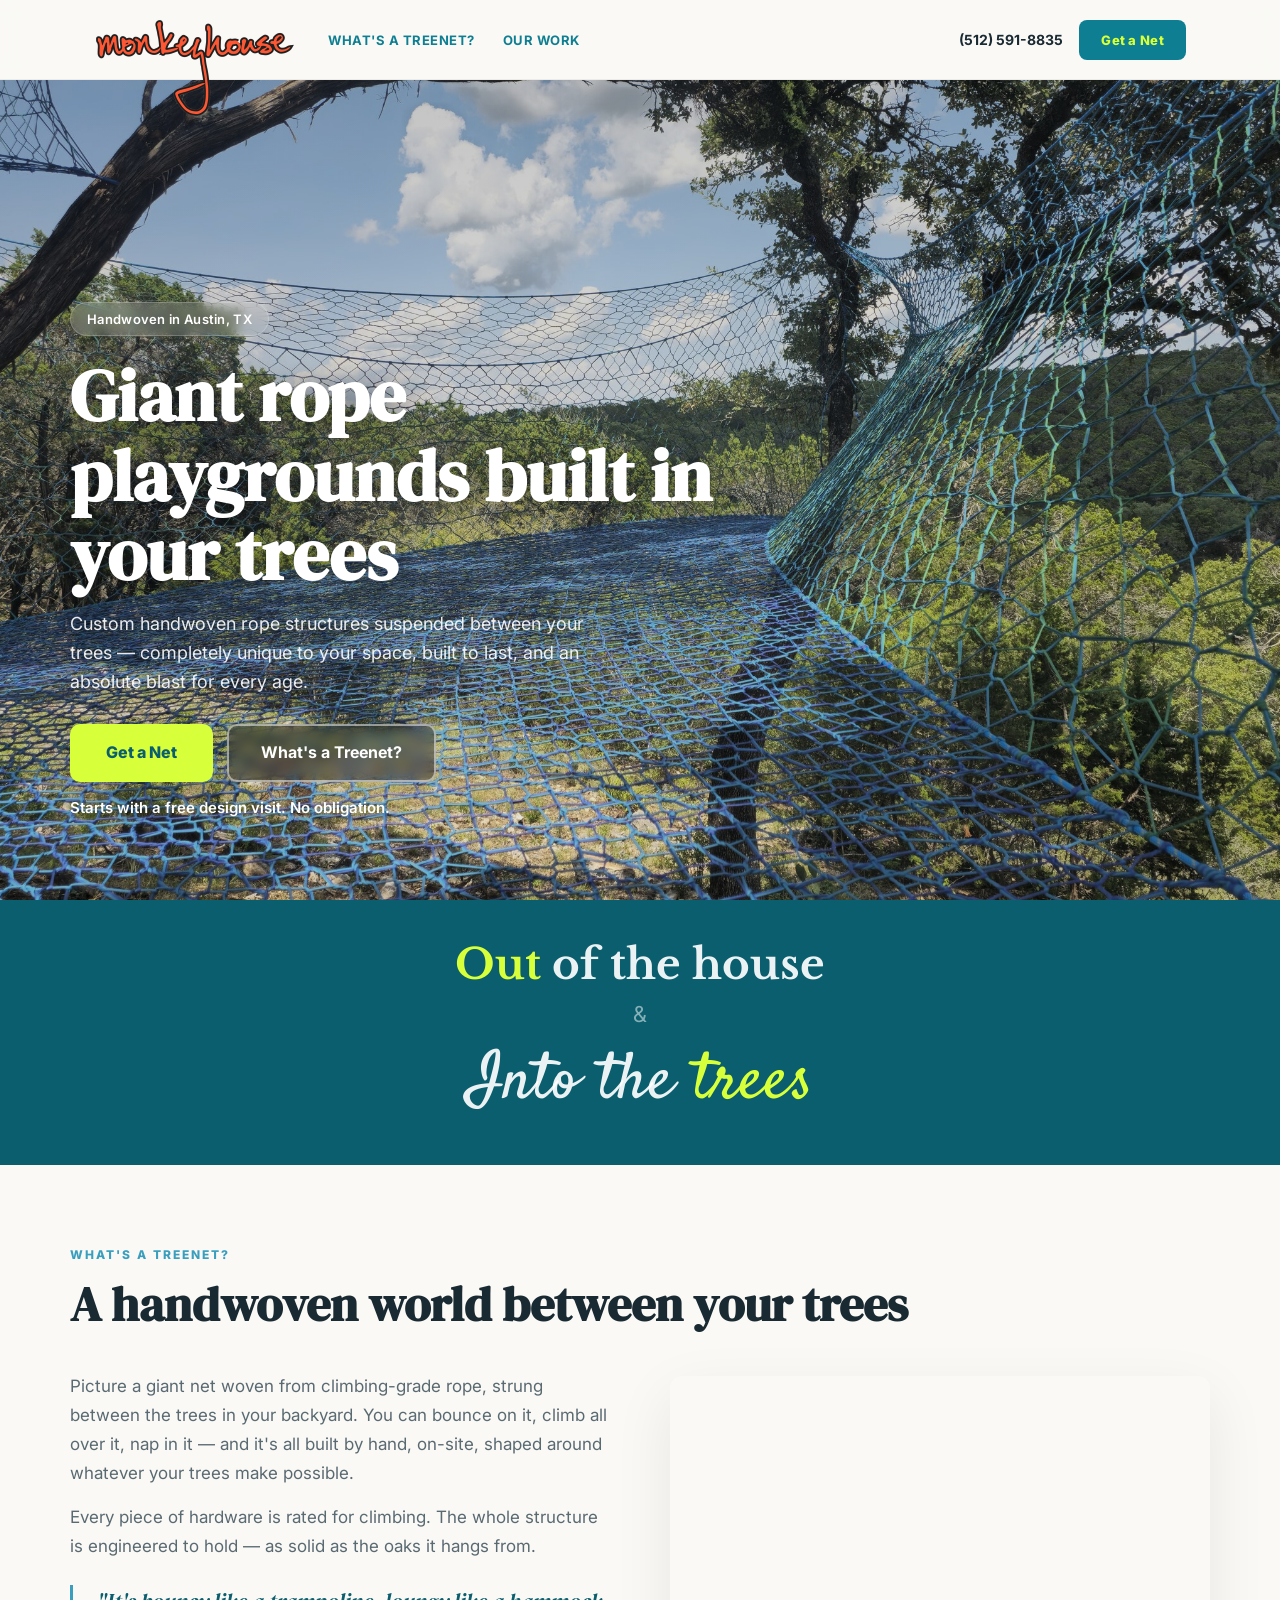
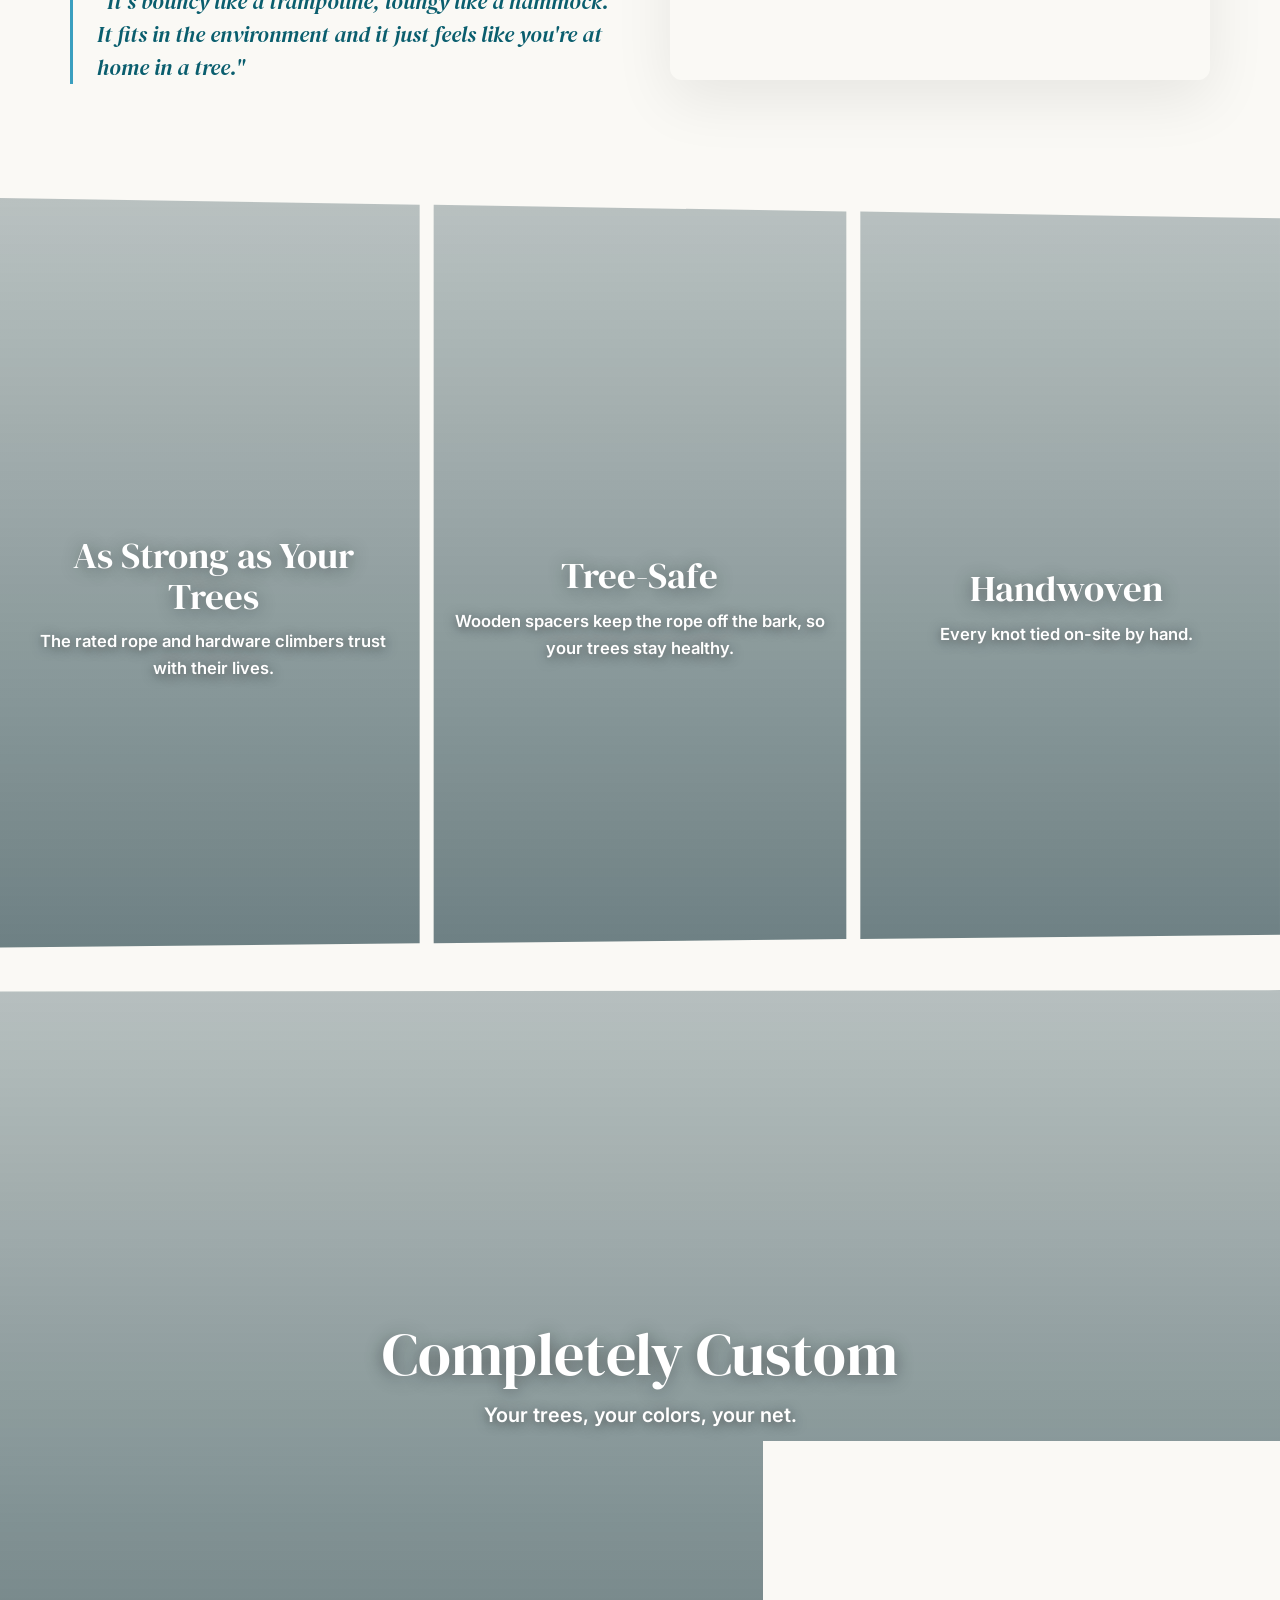
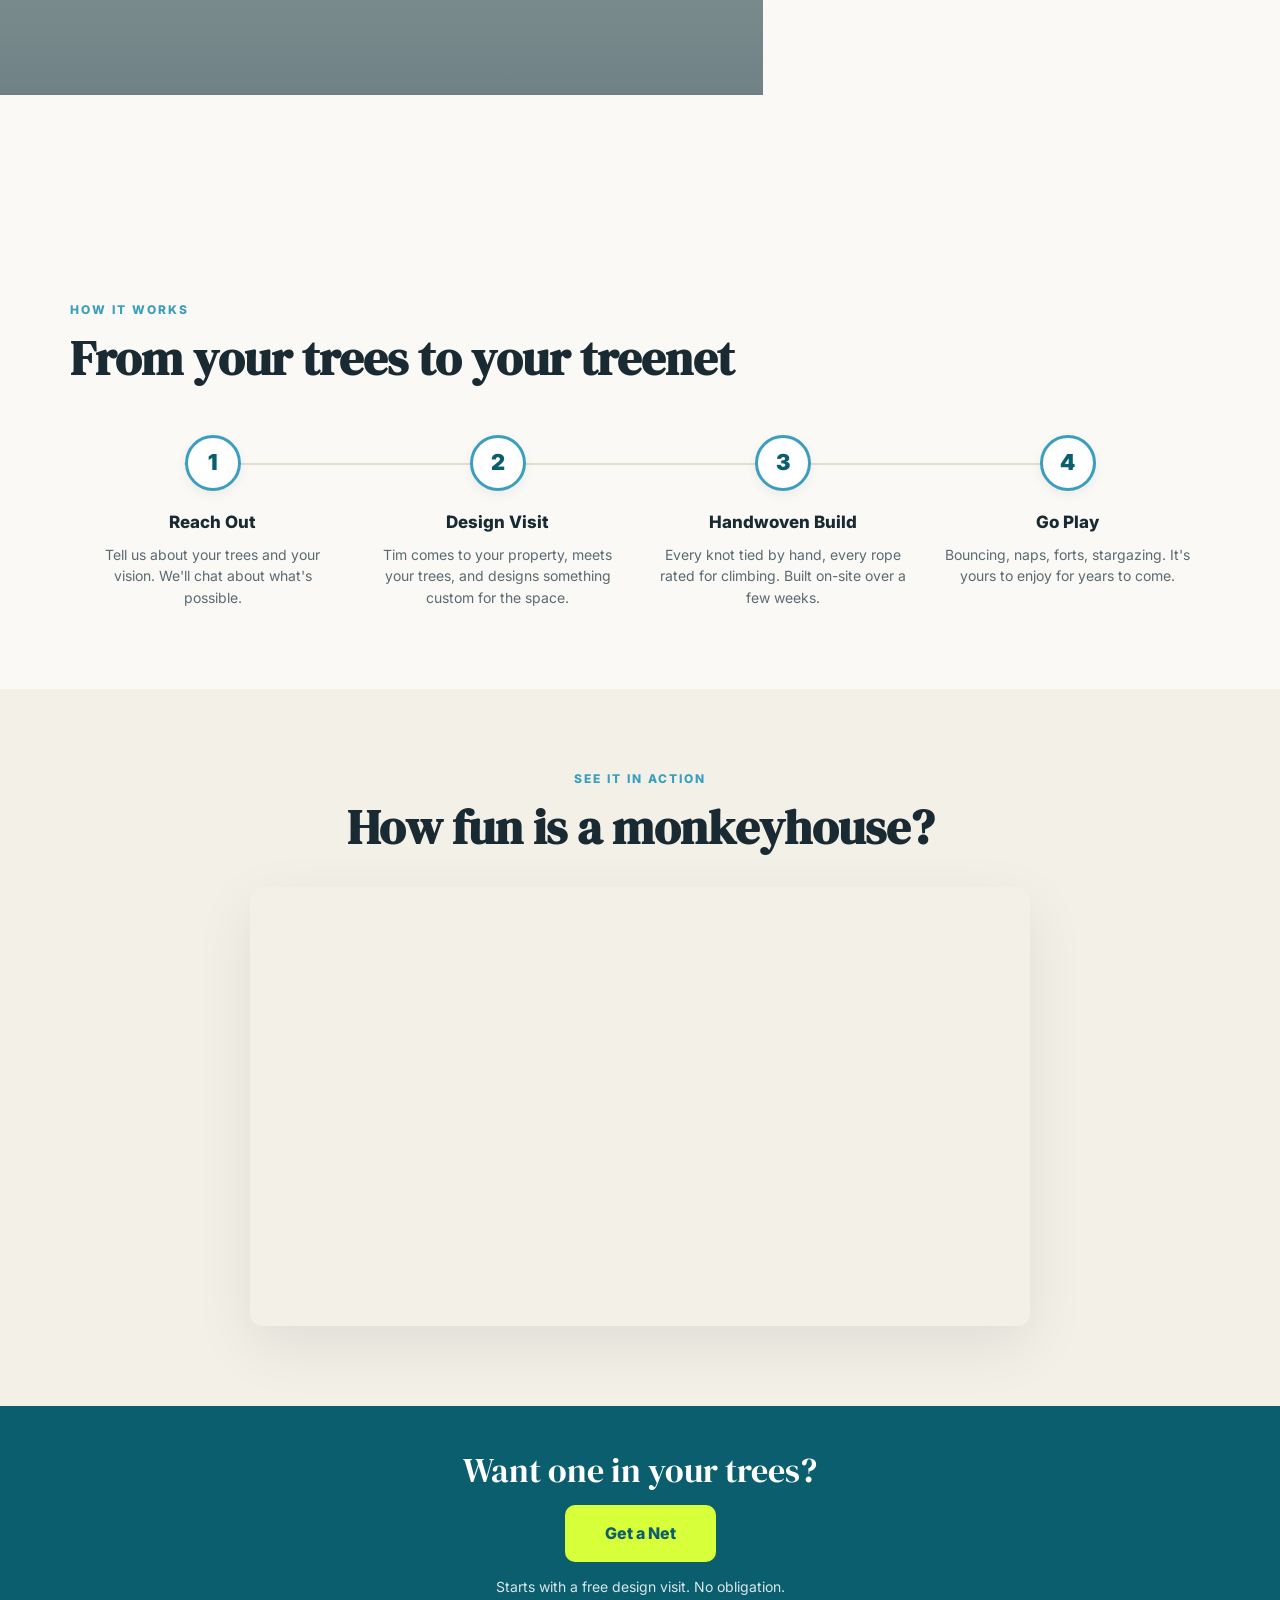
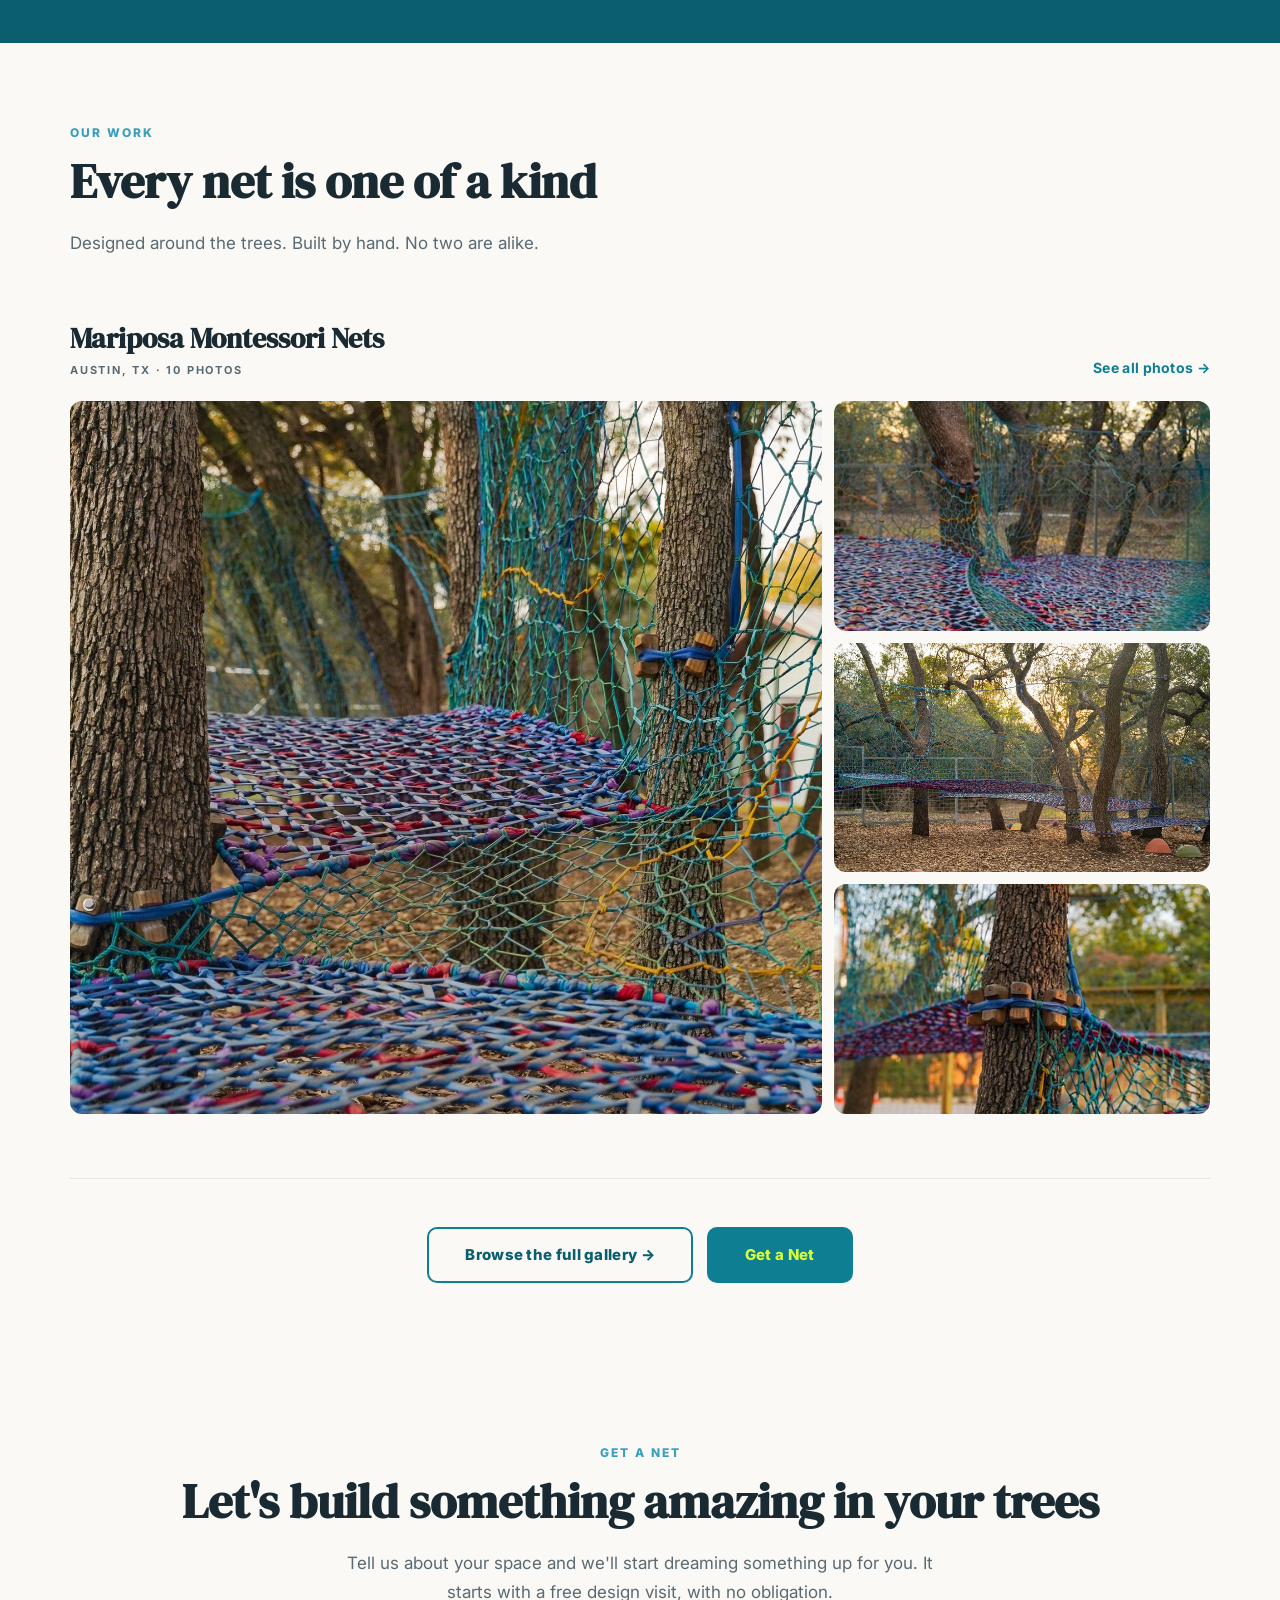
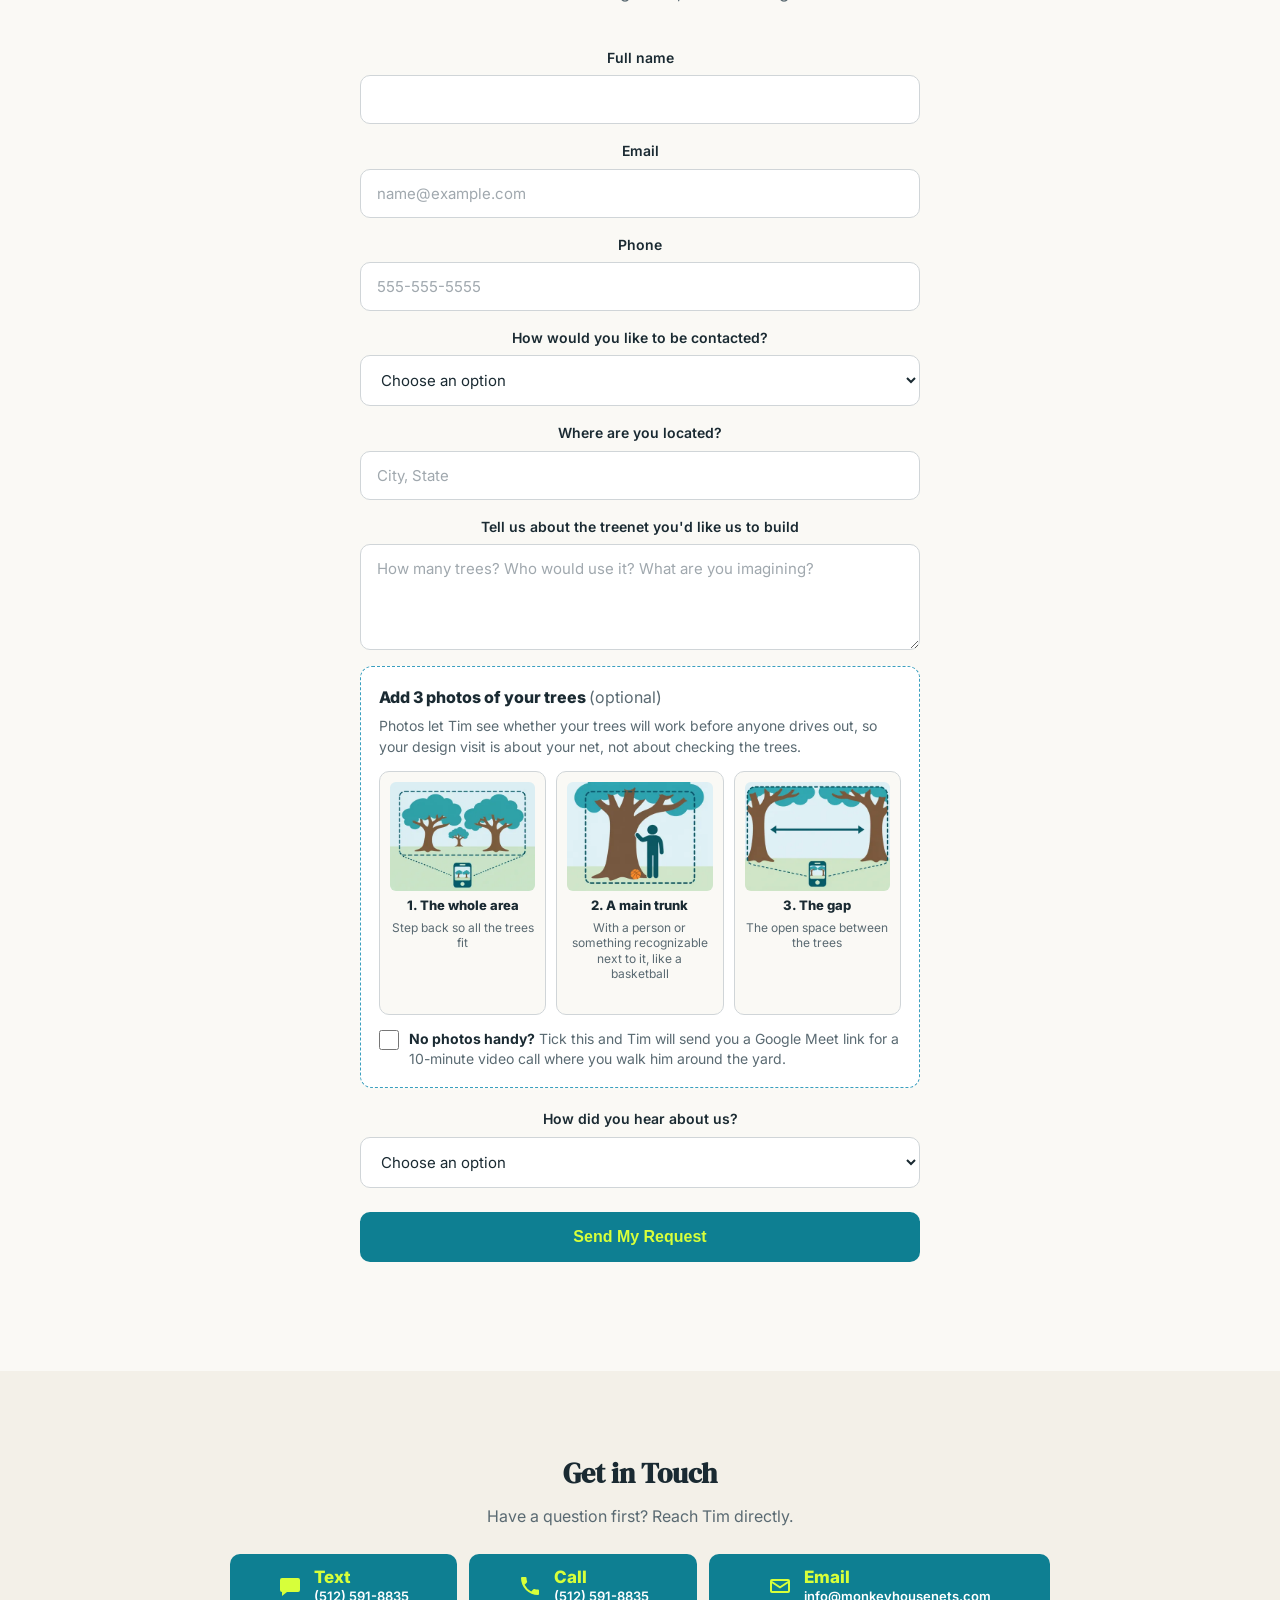
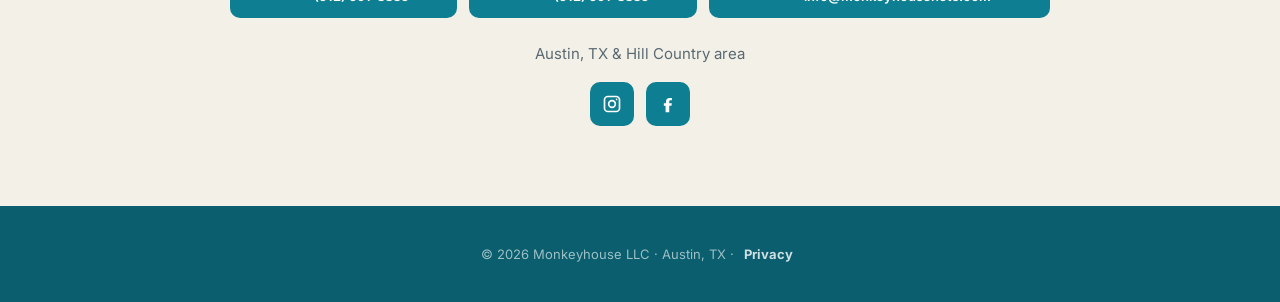
<file: index.html>
<!doctype html>
<html lang="en">
<head>
  <meta charset="utf-8" />
  <meta name="viewport" content="width=device-width, initial-scale=1" />
  <title>Monkeyhouse Treenets — Custom Handwoven Treenets in Austin, TX</title>
  <meta name="description" content="Custom handwoven treenets in Austin, TX. Play, lounge, and explore in the trees." />
  <link rel="canonical" href="https://www.monkeyhousenets.com/" />
  <link rel="icon" href="/favicon.ico" sizes="48x48" />
  <link rel="apple-touch-icon" href="/apple-touch-icon.png" />
  <link rel="preload" as="image" href="hero.jpg" fetchpriority="high" />
  <meta property="og:site_name" content="Monkeyhouse Treenets" />
  <meta property="og:type" content="website" />
  <meta property="og:url" content="https://www.monkeyhousenets.com/" />
  <meta property="og:title" content="Monkeyhouse Treenets — Custom Handwoven Treenets in Austin, TX" />
  <meta property="og:description" content="Custom handwoven treenets in Austin, TX. Play, lounge, and explore in the trees." />
  <meta property="og:image" content="https://www.monkeyhousenets.com/og-image.jpg" />
  <meta property="og:image:width" content="1200" />
  <meta property="og:image:height" content="630" />
  <meta name="twitter:card" content="summary_large_image" />
  <link rel="preconnect" href="https://fonts.googleapis.com" />
  <link href="https://fonts.googleapis.com/css2?family=DM+Serif+Display&family=Inter:wght@400;600;700;800&family=Libre+Baskerville:wght@700&family=Satisfy&display=swap" rel="stylesheet" />
  <link rel="stylesheet" href="site.css" />
  <link rel="stylesheet" href="lightbox.css" />
  <style>
    /* === MONKEYHOUSE — based on iteration-2-a ===
       Editorial foundation, intro band, trust strip, linear How It Works.
       Videos: explainer = lGE6RxsOahc, fun = nJPGnibpANs */

    [id] {
      scroll-margin-top: 40px;
    }

    /* --- HERO --- */
    .hero {
      margin-top: var(--nav-h);
      min-height: calc(100vh - var(--nav-h));
      background: linear-gradient(170deg, rgba(0,0,0,.25) 0%, rgba(0,0,0,.10) 60%), url("hero.jpg");
      background-size: cover; background-position: center 40%;
      display: flex; align-items: flex-end;
      padding: 0 24px 80px;
    }
    .hero-content { max-width: 1140px; margin: 0 auto; width: 100%; }
    .hero-badge {
      display: inline-block; background: rgba(255,255,255,.15);
      backdrop-filter: blur(6px);
      border: 1px solid rgba(255,255,255,.2);
      padding: 6px 16px; border-radius: 100px;
      color: #fff; font-size: 13px; font-weight: 600; letter-spacing: .3px;
      margin-bottom: 20px;
    }
    .hero h1 {
      font-family: 'DM Serif Display', serif;
      font-size: clamp(42px, 6vw, 72px);
      color: #fff; line-height: 1.1; max-width: 700px;
      text-shadow: 0 4px 30px rgba(0,0,0,.4);
      margin-bottom: 16px;
    }
    .hero p {
      color: rgba(255,255,255,.9);
      font-size: 18px; max-width: 520px; line-height: 1.6;
      text-shadow: 0 2px 10px rgba(0,0,0,.3);
      margin-bottom: 28px;
    }
    .hero-ctas { display: flex; gap: 14px; flex-wrap: wrap; }
    .hero .hero-note {
      margin: 14px 0 0; font-size: 15px; font-weight: 600;
      color: #fff; text-shadow: 0 2px 10px rgba(0,0,0,.55);
    }
    /* Phones: a leaner hero so the photo shows: no badge, two short lines, no small note (Tim, 2026-11-11) */
    .hero .hero-sub-m, .hero-pin { display: none; }
    @media (max-width: 768px) {
      .hero-badge, .hero .hero-sub-d, .hero .hero-note { display: none; }
      .hero .hero-sub-m { display: block; margin-bottom: 22px; }
    }
    /* Shorter phones: the headline rides up toward the sky, so tighten the stack and deepen its shadow */
    @media (max-width: 768px) and (max-height: 700px) {
      .first-screen .hero h1 { margin-bottom: 12px; text-shadow: 0 2px 14px rgba(0,0,0,.75), 0 0 40px rgba(0,0,0,.45); }
      .first-screen .hero .hero-sub-m { margin-bottom: 16px; line-height: 1.45; }
      .first-screen .hero-ctas { gap: 10px; }
      .first-screen .btn-primary { padding: 13px 32px; }
      .first-screen .btn-secondary { padding: 11px 28px; }
    }
    /* Small or short phones: tighten so the first screen still fits */
    @media (max-width: 768px) and (max-height: 620px) {
      .first-screen .hero h1 { font-size: min(30px, 7.8vw); margin-bottom: 10px; }
      .first-screen .hero .hero-sub-m { margin-bottom: 14px; }
      .first-screen .hero-ctas { gap: 8px; }
      .first-screen .intro-band { padding: 10px 20px; }
    }
    .btn-primary {
      display: inline-block;
      background: var(--neon); color: var(--teal-deep);
      padding: 16px 36px; border-radius: 10px;
      font-weight: 800; font-size: 16px; text-decoration: none;
      transition: transform .2s, box-shadow .2s;
      box-shadow: 0 8px 30px rgba(0,0,0,.2);
    }
    .btn-primary:hover { transform: translateY(-2px); box-shadow: 0 12px 40px rgba(0,0,0,.3); }
    .btn-secondary {
      display: inline-block;
      background: rgba(0,0,0,.35); color: #fff;
      border: 2px solid rgba(255,255,255,.5);
      backdrop-filter: blur(6px);
      padding: 14px 32px; border-radius: 10px;
      font-weight: 700; font-size: 16px; text-decoration: none;
      transition: border-color .2s, background .2s;
    }
    .btn-secondary:hover { border-color: #fff; background: rgba(0,0,0,.5); }

    /* --- INTRO BAND --- */
    .intro-band {
      background: var(--teal-deep); color: #fff;
      text-align: center; padding: 32px 24px;
    }
    .intro-band p {
      max-width: 720px; margin: 0 auto; line-height: 1.55;
    }
    .band-formal {
      font-family: 'Libre Baskerville', serif;
      font-size: clamp(26px, 4vw, 42px);
      font-weight: 700; color: rgba(255,255,255,.92);
      margin: 0; line-height: 1.3;
    }
    .band-formal em { font-style: normal; color: var(--neon); }
    .band-amp {
      font-size: 22px; color: rgba(255,255,255,.5);
      margin: 4px 0;
    }
    .band-playful {
      font-family: 'Satisfy', cursive;
      font-size: clamp(40px, 6vw, 66px);
      color: rgba(255,255,255,.92);
      margin: 0; line-height: 1.3;
    }
    .band-playful em { font-style: normal; color: var(--neon); }

    /* --- SECTIONS --- */
    section { padding: 80px 24px; }
    .section-inner { max-width: 1140px; margin: 0 auto; }
    .section-label {
      font-size: 12px; font-weight: 800; letter-spacing: 2px; text-transform: uppercase;
      color: var(--teal); margin-bottom: 12px;
    }
    .section-title {
      font-family: 'DM Serif Display', serif;
      font-size: clamp(32px, 4vw, 48px);
      color: var(--text); line-height: 1.15; margin-bottom: 20px;
    }
    .section-body { font-size: 17px; color: var(--text-light); max-width: 620px; line-height: 1.7; }

    /* --- WHAT'S A TREENET --- */
    .whats-section { background: var(--cream); }
    .whats-grid { display: grid; grid-template-columns: 1fr 1fr; gap: 60px; align-items: center; margin-top: 40px; }
    .whats-video {
      border-radius: 12px; overflow: hidden;
      box-shadow: 0 20px 60px rgba(0,0,0,.08);
    }
    .whats-video iframe { width: 100%; aspect-ratio: 16/9; display: block; border: 0; }
    .whats-quote {
      font-family: 'DM Serif Display', serif;
      font-size: 22px; color: var(--teal-deep); line-height: 1.5;
      border-left: 3px solid var(--teal); padding-left: 24px; margin-top: 24px;
      font-style: italic;
    }

    /* --- ABOUT TIM (currently hidden — see TODO below) --- */
    .about-section { background: var(--warm-white); }
    .about-grid {
      display: grid; grid-template-columns: 1fr 1.2fr; gap: 52px;
      align-items: center; margin-top: 40px;
    }
    .about-photo {
      aspect-ratio: 3/4; border-radius: 12px;
      background: linear-gradient(135deg, var(--teal) 0%, var(--teal-deep) 100%);
      display: flex; align-items: center; justify-content: center;
      color: rgba(255,255,255,.5); font-size: 15px; font-weight: 600;
      box-shadow: 0 20px 60px rgba(0,0,0,.08);
      overflow: hidden;
    }
    .about-photo img { width: 100%; height: 100%; object-fit: cover; display: block; }
    .about-text blockquote {
      font-family: 'DM Serif Display', serif;
      font-size: 20px; line-height: 1.55; color: var(--teal-deep);
      border-left: 3px solid var(--teal); padding-left: 22px; margin-top: 24px;
      font-style: italic;
    }

    /* --- HOW IT WORKS --- */
    .how-section { background: var(--cream); }
    .how-steps {
      display: grid; grid-template-columns: repeat(4, 1fr); gap: 0;
      margin-top: 48px; position: relative;
    }
    .how-steps::before {
      content: ''; position: absolute; top: 28px; left: 10%; right: 10%;
      height: 2px; background: var(--sand);
    }
    .how-step { text-align: center; position: relative; padding: 0 16px; }
    .how-num {
      width: 56px; height: 56px; border-radius: 50%;
      background: #fff; border: 3px solid var(--teal);
      color: var(--teal-deep); font-weight: 900; font-size: 22px;
      display: inline-flex; align-items: center; justify-content: center;
      margin-bottom: 18px; position: relative; z-index: 2;
      box-shadow: 0 4px 12px rgba(0,0,0,.06);
    }
    .how-step h3 { font-size: 17px; font-weight: 800; margin-bottom: 8px; color: var(--text); }
    .how-step p { font-size: 14px; color: var(--text-light); line-height: 1.55; }

    /* --- TRUST BANDS ---
       Four photo bands. Each photo is fixed to the screen and its band is a
       window onto it, so the page appears to slide over the photos. The
       cream breaks between bands are wedges, each a different shape: every
       band is clipped to a four-sided polygon, and neighbouring bands overlap
       by --z so the slanted edges meet. --a/--b are the left/right height of
       a band's top break, --a2/--b2 of the break below it, --wl/--wr the
       cream gap at the left/right end. Tim chose this look 2026-11-11. */
    .trust-bands { --z: calc(5vw + 56px); background: var(--cream); padding: 0; }
    .trust-band {
      position: relative; color: #fff; overflow: hidden;
      height: calc(72vh + 2 * var(--z)); margin-top: calc(-1 * var(--z));
      display: flex; align-items: center; justify-content: center;
      clip-path: polygon(0 calc(var(--a) + var(--wl)), 100% calc(var(--b) + var(--wr)),
                         100% calc(100% - var(--z) + var(--b2)), 0 calc(100% - var(--z) + var(--a2)));
    }
    .trust-band:first-child { margin-top: 0; }
    .trust-band img {
      position: fixed; inset: 0; width: 100%; height: 100%;
      object-fit: cover; object-position: var(--pos, center);
      transform: scale(var(--zoom, 1)); transform-origin: var(--zo, center);
    }
    .trust-band::after {
      content: ""; position: absolute; inset: 0;
      background: linear-gradient(180deg, rgba(6,40,48,.25), rgba(6,40,48,.62));
    }
    .trust-band-text { position: relative; z-index: 1; text-align: center; padding: 0 24px; max-width: 760px; }
    .trust-band-text h3 {
      font-family: 'DM Serif Display', serif; font-weight: 400;
      font-size: clamp(32px, 6vw, 60px); line-height: 1.1; text-shadow: 0 2px 18px rgba(0,0,0,.45);
    }
    .trust-band-text p {
      font-size: clamp(16px, 2.2vw, 20px); font-weight: 600; margin-top: 12px;
      text-shadow: 0 2px 12px rgba(0,0,0,.55);
    }
    /* Desktop: the first three bands share one row (three tall windows),
       then Custom gets its own band. Phones keep all four stacked.
       Tim chose this 2026-11-11 to shorten the scroll on desktop. */
    .trust-trio { display: contents; }
    .trust-trio .trust-band:nth-child(1) { --i: 0; --lt: 0px; --lb: 0px; --rt: 7px; --rb: 7px; }
    .trust-trio .trust-band:nth-child(2) { --i: 1; --lt: 7px; --lb: 7px; --rt: 7px; --rb: 7px; }
    .trust-trio .trust-band:nth-child(3) { --i: 2; --lt: 7px; --lb: 7px; --rt: 0px; --rb: 0px; }
    @media (min-width: 900px) {
      .trust-trio {
        display: grid; grid-template-columns: repeat(3, 1fr); height: calc(72vh + 2 * var(--z));
        --T0: calc(0.6vw + 26px); --T1: calc(2.2vw + 26px); --B0: 1.2vw; --B1: 0.2vw;
      }
      .trust-trio .trust-band {
        height: 100%; margin-top: 0;
        clip-path: polygon(
          var(--lt) calc(var(--T0) + (var(--T1) - var(--T0)) * var(--i) / 3),
          calc(100% - var(--rt)) calc(var(--T0) + (var(--T1) - var(--T0)) * (var(--i) + 1) / 3),
          calc(100% - var(--rb)) calc(100% - var(--z) + var(--B0) + (var(--B1) - var(--B0)) * (var(--i) + 1) / 3),
          var(--lb) calc(100% - var(--z) + var(--B0) + (var(--B1) - var(--B0)) * var(--i) / 3));
      }
      .trust-trio .trust-band img { left: calc(var(--i) * 100% / 3); right: auto; width: calc(100% / 3 + 2px); }
      .trust-trio .trust-band-text h3 { font-size: clamp(26px, 2.9vw, 40px); }
      .trust-trio .trust-band-text p { font-size: clamp(15px, 1.3vw, 18px); }
    }
    @media (prefers-reduced-motion: reduce) { .trust-band img { position: absolute; } .trust-trio .trust-band img { left: 0; width: 100%; } }

    /* --- FUN VIDEO --- */
    .fun-video-section { background: var(--warm-white); text-align: center; }
    .fun-video-wrap {
      max-width: 780px; margin: 32px auto 0;
      border-radius: 12px; overflow: hidden;
      box-shadow: 0 20px 60px rgba(0,0,0,.08);
    }
    .fun-video-wrap iframe { width: 100%; aspect-ratio: 16/9; display: block; border: 0; }

    /* --- GALLERY: OPTION B (Asymmetric Mosaic, Mast/Aesop) --- */
    .gallery-section { background: var(--cream); }
    .project-block { margin-top: 64px; }
    .project-block:first-of-type { margin-top: 48px; }
    .project-header {
      display: flex; justify-content: space-between; align-items: flex-end;
      margin-bottom: 22px; flex-wrap: wrap; gap: 14px;
    }
    .project-header-left { display: flex; flex-direction: column; gap: 6px; }
    .project-title {
      font-family: 'DM Serif Display', serif;
      font-size: clamp(20px, 2.2vw, 28px);
      color: var(--text); line-height: 1.2;
    }
    .project-meta {
      font-size: 11px; color: var(--text-light);
      letter-spacing: 1.8px; text-transform: uppercase; font-weight: 700;
    }
    .project-see-all {
      color: var(--teal-dark); text-decoration: none;
      font-weight: 700; font-size: 14px; letter-spacing: .3px; white-space: nowrap;
    }
    .project-see-all:hover { color: var(--teal-deep); }
    .project-mosaic {
      display: grid;
      grid-template-columns: 2fr 1fr;
      grid-template-rows: 1fr 1fr 1fr;
      gap: 12px;
      aspect-ratio: 16/10;
    }
    .project-mosaic .project-photo {
      display: block;
      border-radius: 12px;
      overflow: hidden;
      background: var(--sand);
      cursor: pointer;
    }
    .project-mosaic .project-photo img {
      width: 100%; height: 100%; object-fit: cover; display: block;
      transition: transform .5s ease;
    }
    .project-mosaic .project-photo:hover img { transform: scale(1.04); }
    .project-mosaic .feature { grid-column: 1; grid-row: 1 / 4; }

    /* "Browse the full gallery →" CTA below the project blocks. Discoverable
       path to gallery.html for users scrolling the homepage; the nav also
       points "Our Work" at gallery.html. */
    .gallery-section-cta {
      text-align: center;
      margin-top: 64px;
      padding-top: 48px;
      border-top: 1px solid rgba(0,0,0,.08);
    }
    .gallery-section-cta-btn {
      display: inline-block;
      padding: 14px 36px;
      background: transparent;
      color: var(--teal-deep);
      border: 2px solid var(--teal-dark);
      border-radius: 10px;
      text-decoration: none;
      font-weight: 800;
      font-size: 15px;
      letter-spacing: .3px;
      transition: background .2s, color .2s, transform .2s, box-shadow .2s;
    }
    .gallery-section-cta { display: flex; gap: 14px; justify-content: center; flex-wrap: wrap; }
    .gallery-section-cta-btn.is-primary { background: var(--teal-dark); color: var(--neon); }
    .gallery-section-cta-btn:hover {
      background: var(--teal-dark);
      color: var(--neon);
      transform: translateY(-1px);
      box-shadow: 0 8px 24px rgba(14,127,146,.25);
    }

    /* --- TESTIMONIALS (currently hidden — see TODO below) --- */
    .testimonials-section { background: var(--teal-deep); color: #fff; }
    .testimonials-section .section-label { color: var(--neon); }
    .testimonials-section .section-title { color: #fff; }
    .testimonial-cards { display: grid; grid-template-columns: repeat(3, 1fr); gap: 24px; margin-top: 48px; }
    .testimonial-card {
      background: rgba(255,255,255,.08); border: 1px solid rgba(255,255,255,.12);
      border-radius: 16px; padding: 32px;
    }
    .testimonial-stars { color: var(--neon); font-size: 18px; margin-bottom: 16px; letter-spacing: 2px; }
    .testimonial-text { font-size: 15px; line-height: 1.7; color: rgba(255,255,255,.88); margin-bottom: 20px; }
    .testimonial-author { font-weight: 700; font-size: 14px; }
    .testimonial-location { font-size: 13px; color: rgba(255,255,255,.5); }

    /* --- GET A NET --- */
    .getanet-section { background: var(--cream); }
    .form-container { max-width: 560px; margin: 40px auto 0; }
    .form-container label {
      display: flex; flex-direction: column; gap: 6px;
      font-size: 14px; font-weight: 600; color: var(--text); margin-bottom: 16px;
    }
    .form-container input,
    .form-container select,
    .form-container textarea {
      padding: 14px 16px; border: 1px solid #d0d5d8;
      border-radius: 10px; font-size: 15px; font-family: inherit;
      background: #fff; color: var(--text); transition: border-color .2s;
    }
    .form-container input:focus,
    .form-container select:focus,
    .form-container textarea:focus {
      outline: none; border-color: var(--teal);
      box-shadow: 0 0 0 3px rgba(58,159,191,.15);
    }
    .form-container input::placeholder,
    .form-container textarea::placeholder { color: #a0a8ae; }
    .form-container textarea { resize: vertical; }
    .form-container select { appearance: auto; }
    .phone-req { font-weight: 400; color: var(--text-light); }
    .form-submit {
      width: 100%; padding: 16px; border: 0; border-radius: 10px;
      background: var(--teal-dark); color: var(--neon);
      font-weight: 800; font-size: 16px; cursor: pointer;
      transition: transform .2s, box-shadow .2s; margin-top: 8px;
    }
    .form-submit:hover { transform: translateY(-1px); box-shadow: 0 8px 24px rgba(14,127,146,.25); }

    /* --- PHOTO STEP (Get a Net) ---
       Three optional photos so Tim can judge the trees before driving out.
       Photos are shrunk in the browser before sending (Netlify allows 8 MB per
       submission and one file per input), so phone photos always fit. */
    .photo-step {
      text-align: left; margin: 4px 0 20px; padding: 18px;
      border: 1px dashed var(--teal); border-radius: 12px; background: #fff;
    }
    .photo-step h3 { font-size: 16px; font-weight: 800; color: var(--text); margin-bottom: 4px; }
    .photo-step .photo-why { font-size: 14px; color: var(--text-light); line-height: 1.5; margin-bottom: 14px; }
    .photo-slots { display: grid; grid-template-columns: repeat(3, 1fr); gap: 10px; }
    .form-container .photo-slot {
      position: relative; margin: 0; gap: 6px; cursor: pointer;
      border: 1px solid #d0d5d8; border-radius: 10px; padding: 10px;
      background: var(--cream); text-align: center; font-size: 13px; line-height: 1.3;
      transition: border-color .2s, background .2s;
    }
    .photo-slot:hover, .photo-slot:focus-within { border-color: var(--teal); }
    .photo-slot .slot-guide { width: 100%; height: auto; aspect-ratio: 4/3; object-fit: cover; display: block; border-radius: 6px; }
    .photo-slot .slot-name { font-weight: 800; color: var(--text); }
    .photo-slot .slot-tip { font-weight: 400; color: var(--text-light); font-size: 12px; }
    .photo-slot input[type="file"] {
      position: absolute; inset: 0; opacity: 0; cursor: pointer; padding: 0; border: 0; width: 100%; height: 100%;
    }
    .photo-slot .slot-thumb { display: none; width: 100%; aspect-ratio: 4/3; object-fit: cover; border-radius: 6px; }
    .photo-slot.has-photo { border-color: var(--teal-dark); background: rgba(58,159,191,.10); }
    .photo-slot.has-photo .slot-guide { display: none; }
    .photo-slot.has-photo .slot-thumb { display: block; }
    .photo-slot .slot-state { font-size: 12px; font-weight: 700; color: var(--teal-dark); min-height: 1.3em; }
    .form-container .video-alt {
      flex-direction: row; align-items: flex-start; gap: 10px; margin: 14px 0 0;
      font-weight: 400; font-size: 14px; color: var(--text-light); line-height: 1.45;
    }
    .form-container .video-alt input { width: 20px; height: 20px; padding: 0; margin-top: 1px; flex: none; }
    .video-alt b { color: var(--text); }
    .form-status { font-size: 14px; color: var(--teal-deep); font-weight: 700; min-height: 1.4em; margin-top: 10px; }
    @media (max-width: 520px) {
      .photo-slots { grid-template-columns: 1fr; }
      .form-container .photo-slot { display: grid; grid-template-columns: 96px 1fr; align-items: center; text-align: left; gap: 4px 12px; }
      .photo-slot .slot-guide, .photo-slot .slot-thumb { grid-row: 1 / 4; }
    }

    /* --- CONTACT ---
       One form on the page (Get a Net). This section is three plain buttons:
       text, call, email. The second form was removed 2026-11-11 so install
       leads don't arrive without a phone, location or photos. */
    .contact-section { background: var(--warm-white); }
    .contact-grid { max-width: 820px; margin: 0 auto; }
    .contact-info { text-align: center; }
    .contact-info h3 { font-family: 'DM Serif Display', serif; font-size: 28px; margin-bottom: 8px; }
    .contact-lead { color: var(--text-light); font-size: 16px; margin-bottom: 24px; }
    .contact-btns { display: grid; grid-template-columns: 1fr 1fr 1.5fr; gap: 12px; }
    .contact-btn {
      display: flex; align-items: center; justify-content: center; gap: 12px;
      min-height: 64px; padding: 12px 16px; border-radius: 10px;
      background: var(--teal-dark); color: #fff; text-decoration: none; text-align: left;
      transition: transform .2s, box-shadow .2s;
    }
    .contact-btn:hover { transform: translateY(-1px); box-shadow: 0 8px 24px rgba(14,127,146,.25); }
    .contact-btn svg { width: 24px; height: 24px; fill: var(--neon); flex: none; }
    .contact-btn span { display: flex; flex-direction: column; line-height: 1.25; min-width: 0; }
    .contact-btn b { font-size: 17px; font-weight: 800; color: var(--neon); }
    .contact-btn small { font-size: 13px; font-weight: 600; color: #fff; white-space: nowrap; }
    .contact-area { color: var(--text-light); margin-top: 24px; font-size: 15px; }
    .contact-socials { display: flex; gap: 12px; margin-top: 16px; justify-content: center; }
    .contact-socials a {
      width: 44px; height: 44px; border-radius: 10px; background: var(--teal-dark);
      display: flex; align-items: center; justify-content: center;
      color: #fff; text-decoration: none; transition: transform .2s;
    }
    .contact-socials a:hover { transform: translateY(-2px); }
    .contact-socials svg { width: 20px; height: 20px; fill: currentColor; }

    /* --- RESPONSIVE (page-specific; shared nav/menu/footer rules live in site.css) --- */
    @media (max-width: 768px) {
      .project-see-all { padding: 12px 0; }
      /* Phones: the first screen is exactly the hero plus the "Out of the house" band,
         whatever the phone's height. svh = the visible height with the browser bars showing. */
      .first-screen { display: flex; flex-direction: column; min-height: 100vh; min-height: 100svh; padding-top: var(--nav-h); }
      .hero { margin-top: 0; flex: 1 0 auto; min-height: 0; padding: 10px 20px 0; background-position: center bottom;
              align-items: stretch; }
      /* The headline is pinned to the photo, not the screen: it starts about 26% of the way down the hero
         on every phone height (Tim picked the spot in the tuner, 2026-11-11). The spacer shrinks
         when a short phone has no room, so the buttons never fall off the bottom. */
      .hero-content { display: flex; flex-direction: column; padding: 0 0 20px; }
      .hero-content > .hero-ctas { margin-top: auto; }  /* buttons stay at the bottom, by the teal band */
      .hero-content > .hero-pin { display: block; flex: 0 1 26%; }
      .hero-content > :not(.hero-pin) { flex: none; }
      .hero h1 { font-size: clamp(24px, 7.8vw, 48px); }
      .hero p { font-size: 16px; }
      .hero-ctas { flex-direction: column; gap: 12px; align-items: flex-start; }
      .btn-primary, .btn-secondary {
        text-align: center; width: auto;
        padding: 14px 24px; font-size: 15px;
      }

      .intro-band { padding: 24px 20px; }
      .band-formal { font-size: clamp(20px, 5vw, 30px); }
      .band-playful { font-size: clamp(30px, 8vw, 48px); }
      .band-amp { font-size: 18px; }

      section { padding: 56px 20px; }
      .section-title { font-size: clamp(26px, 6vw, 36px); }

      .whats-grid { grid-template-columns: 1fr; gap: 28px; }
      .whats-quote { font-size: 18px; }


      .about-grid { grid-template-columns: 1fr; gap: 28px; }
      .about-photo { aspect-ratio: 4/3; max-height: 300px; }
      .about-text blockquote { font-size: 18px; }

      .how-steps { grid-template-columns: 1fr 1fr; gap: 24px; }
      .how-steps::before { display: none; }
      .how-num { width: 48px; height: 48px; font-size: 20px; }

      .project-mosaic {
        grid-template-columns: 1fr 1fr;
        grid-template-rows: auto auto auto;
        aspect-ratio: auto;
        gap: 8px;
      }
      .project-mosaic .feature {
        grid-column: 1 / 3; grid-row: 1;
        aspect-ratio: 16/9;
      }
      .project-mosaic .project-photo:nth-child(2),
      .project-mosaic .project-photo:nth-child(3) {
        aspect-ratio: 1/1;
      }
      .project-mosaic .project-photo:nth-child(4) {
        grid-column: 1 / 3;
        aspect-ratio: 16/9;
      }
      .project-header { margin-bottom: 14px; align-items: flex-start; }
      .project-block { margin-top: 44px; }

      .gallery-section-cta { margin-top: 48px; padding-top: 36px; }
      .gallery-section-cta-btn { padding: 12px 28px; font-size: 14px; }

      .testimonial-cards { grid-template-columns: 1fr; gap: 16px; }
      .testimonial-card { padding: 24px; }

      .form-container { max-width: 100%; }
      .form-container input,
      .form-container select,
      .form-container textarea { font-size: 16px; }

      .contact-btns { grid-template-columns: 1fr; }
      .contact-btn { justify-content: flex-start; padding: 12px 20px; }
    }
  </style>
  <script type="application/ld+json">
{
  "@context": "https://schema.org",
  "@type": "LocalBusiness",
  "name": "Monkeyhouse LLC",
  "alternateName": "Monkeyhouse Treenets",
  "description": "Custom handwoven treenet installations — giant rope play structures suspended between trees, designed and built on-site in Austin, TX.",
  "url": "https://www.monkeyhousenets.com/",
  "telephone": "+1-512-591-8835",
  "email": "info@monkeyhousenets.com",
  "image": "https://www.monkeyhousenets.com/og-image.jpg",
  "logo": "https://www.monkeyhousenets.com/monkeyhouse-logo-transparent.png",
  "address": { "@type": "PostalAddress", "addressLocality": "Austin", "addressRegion": "TX", "addressCountry": "US" },
  "areaServed": "Austin, TX and the Texas Hill Country",
  "sameAs": [
    "https://www.instagram.com/monkeyhousenets",
    "https://www.facebook.com/profile.php?id=61556323751576"
  ]
}
  </script>
  <meta name="facebook-domain-verification" content="5o0bofhl8zgxo69jd2jdhpxmfpbdxf" />
  <!-- Meta Pixel — active; set MH_PIXEL_ID back to 'REPLACE_WITH_PIXEL_ID' to disable -->
  <script>
    window.MH_PIXEL_ID = '1337002154614135';
    if (window.MH_PIXEL_ID !== 'REPLACE_WITH_PIXEL_ID') {
      !function(f,b,e,v,n,t,s){if(f.fbq)return;n=f.fbq=function(){n.callMethod?
      n.callMethod.apply(n,arguments):n.queue.push(arguments)};if(!f._fbq)f._fbq=n;
      n.push=n;n.loaded=!0;n.version='2.0';n.queue=[];t=b.createElement(e);t.async=!0;
      t.src=v;s=b.getElementsByTagName(e)[0];s.parentNode.insertBefore(t,s)}(window,
      document,'script','https://connect.facebook.net/en_US/fbevents.js');
      fbq('init', window.MH_PIXEL_ID);
      fbq('track', 'PageView');
    }
  </script>
</head>
<body>

<!-- NAV -->
<nav class="nav">
  <div class="nav-bg"></div>
  <div class="nav-inner">
    <a class="nav-logo-link" href="#" aria-label="Monkeyhouse, back to top"><img class="nav-logo" src="monkeyhouse-logo-nav.png" alt="Monkeyhouse" width="404" height="200" /></a>
    <div class="nav-links">
      <a href="#whats-a-treenet">What's a Treenet?</a>
      <!-- TODO post-launch: re-enable <a href="#about">About</a> once the About Tim section is unhidden -->
      <a href="gallery.html">Our Work</a>
    </div>
    <div class="nav-right">
      <a class="nav-phone" href="tel:+15125918835" data-contact-link>(512) 591-8835</a>
      <a class="nav-cta" href="#getanet">Get a Net</a>
      <button class="menu-btn" aria-label="Open menu" aria-expanded="false">&#9776;</button>
    </div>
  </div>
  <div class="mobile-menu" id="mobileMenu">
    <a href="#whats-a-treenet">What's a Treenet?</a>
    <!-- TODO post-launch: re-enable <a href="#about">About</a> -->
    <a href="gallery.html">Our Work</a>
    <a href="#getanet">Get a Net</a>
    <a href="tel:+15125918835">(512) 591-8835</a>
    <a href="mailto:info@monkeyhousenets.com">info@monkeyhousenets.com</a>
  </div>
</nav>

<!-- HERO -->
<div class="first-screen">
<section class="hero">
  <div class="hero-content">
    <div class="hero-pin" aria-hidden="true"></div>
    <div class="hero-badge">Handwoven in Austin, TX</div>
    <h1>Giant rope playgrounds built in your trees</h1>
    <p class="hero-sub-d">Custom handwoven rope structures suspended between your trees — completely unique to your space, built to last, and an absolute blast for every age.</p>
    <p class="hero-sub-m">Handwoven in Austin.<br>A blast for every age.</p>
    <div class="hero-ctas">
      <a class="btn-primary" href="#getanet">Get a Net</a>
      <a class="btn-secondary" href="#whats-a-treenet">What's a Treenet?</a>
    </div>
    <p class="hero-note">Starts with a free design visit. No obligation.</p>
  </div>
</section>

<!-- INTRO BAND -->
<div class="intro-band">
  <p class="band-formal"><em>Out</em> of the house</p>
  <p class="band-amp">&amp;</p>
  <p class="band-playful">Into the <em>trees</em></p>
</div>
</div><!-- /first-screen -->

<!-- WHAT'S A TREENET -->
<section id="whats-a-treenet" class="whats-section">
  <div class="section-inner">
    <div class="section-label">What's a Treenet?</div>
    <h2 class="section-title">A handwoven world between your trees</h2>
    <div class="whats-grid">
      <div>
        <p class="section-body">
          Picture a giant net woven from climbing-grade rope, strung between the trees in your backyard. You can bounce on it, climb all over it, nap in it — and it's all built by hand, on-site, shaped around whatever your trees make possible.
        </p>
        <p class="section-body" style="margin-top: 16px;">
          Every piece of hardware is rated for climbing. The whole structure is engineered to hold — as solid as the oaks it hangs from.
        </p>
        <p class="whats-quote">
          "It's bouncy like a trampoline, loungy like a hammock. It fits in the environment and it just feels like you're at home in a tree."
        </p>
      </div>
      <div class="whats-video">
        <iframe
          loading="lazy"
          src="https://www.youtube-nocookie.com/embed/nJPGnibpANs?rel=0&modestbranding=1"
          title="The Ultimate Treenet Experience"
          allow="accelerometer; autoplay; clipboard-write; encrypted-media; gyroscope; picture-in-picture; web-share"
          allowfullscreen>
        </iframe>
      </div>
    </div>
  </div>
</section>

<!-- TRUST BANDS (photo bands the page slides over; see the CSS note) -->
<section class="trust-bands" aria-label="Why Monkeyhouse">
  <div class="trust-trio">
  <div class="trust-band" style="--a:0.6vw;--b:2.2vw;--a2:3.8vw;--b2:0.6vw;--wl:26px;--wr:26px;--pos:48% center">
    <img data-src="rope.jpg" data-small="rope.jpg" alt="" decoding="async" />
    <div class="trust-band-text"><h3>As Strong as Your Trees</h3><p>The rated rope and hardware climbers trust with their lives.</p></div>
  </div>
  <div class="trust-band" style="--a:3.8vw;--b:0.6vw;--a2:0.9vw;--b2:3.3vw;--wl:22px;--wr:46px;--pos:center 46%;--zoom:1.3;--zo:50% 70%">
    <img data-src="trust/tree.jpg" data-small="trust/tree-1000.jpg" alt="" decoding="async" />
    <div class="trust-band-text"><h3>Tree-Safe</h3><p>Wooden spacers keep the rope off the bark, so your trees stay healthy.</p></div>
  </div>
  <div class="trust-band" style="--a:0.9vw;--b:3.3vw;--a2:2.6vw;--b2:1.4vw;--wl:50px;--wr:28px;--pos:center">
    <img data-src="trust/woven.jpg" data-small="trust/woven.jpg" alt="" decoding="async" />
    <div class="trust-band-text"><h3>Handwoven</h3><p>Every knot tied on-site by hand.</p></div>
  </div>
  </div>
  <div class="trust-band" style="--a:2.6vw;--b:1.4vw;--a2:0.4vw;--b2:4.2vw;--wl:26px;--wr:40px;--pos:center">
    <img data-src="trust/custom.jpg" data-small="trust/custom-1000.jpg" data-phone="trust/custom-phone.jpg" alt="" decoding="async" />
    <div class="trust-band-text"><h3>Completely Custom</h3><p>Your trees, your colors, your net.</p></div>
  </div>
</section>
<script>
  // Trust bands: the four photos load when the visitor gets within about two
  // screens of them (the browser's own lazy loading can't see a fixed photo
  // behind a clipped band). Narrow screens get the smaller file.
  (function () {
    const wrap = document.querySelector('.trust-bands');
    if (!wrap) return;
    const load = () => wrap.querySelectorAll('img[data-src]').forEach(img => {
      const small = window.innerWidth * (window.devicePixelRatio || 1) <= 1100;
      // A tall (portrait) screen gets the upright crop when there is one, so a
      // landscape photo isn't stretched to fill a tall band and look grainy.
      const tall = window.innerHeight > window.innerWidth;
      img.src = (tall && img.dataset.phone) || (small ? img.dataset.small : img.dataset.src);
      img.removeAttribute('data-src');
    });
    if (!('IntersectionObserver' in window)) return load();
    const io = new IntersectionObserver(es => {
      if (es.some(e => e.isIntersecting)) { load(); io.disconnect(); }
    }, { rootMargin: '200% 0px' });
    io.observe(wrap);
  })();
</script>

<!-- ============================================================
     TODO (post-launch): ABOUT TIM
     Hidden until Tim has a real headshot.
     To re-enable:
       1. Uncomment the <section> block below.
       2. Inside .about-photo, replace the placeholder text with:
            <img src="tim-photo.jpg" alt="Tim, builder of Monkeyhouse treenets" />
          (drop the photo file into this folder).
       3. Re-enable the "About" link in the nav (two spots: desktop + mobile).
     ============================================================ -->
<!--
<section id="about" class="about-section">
  <div class="section-inner">
    <div class="about-grid">
      <div class="about-photo">Photo of Tim</div>
      <div class="about-text">
        <div class="section-label">The Builder</div>
        <h2 class="section-title">Built by hand, with love for the craft</h2>
        <p class="section-body">
          Tim is a highliner, rope nerd, and the person behind every Monkeyhouse treenet. He weaves every net by hand, on-site, working with the trees to create something that's completely unique to your space.
        </p>
        <p class="section-body" style="margin-top: 12px;">
          Every detail matters — from the hardware that protects your trees to the paracord patterns that catch the light. These aren't products. They're handmade places to play, lounge, and feel wonder.
        </p>
        <blockquote>
          "Every treenet is so much fun to build because it's dependent on the trees — you work with the tree and the tree tells you what's possible."
        </blockquote>
      </div>
    </div>
  </div>
</section>
-->

<!-- HOW IT WORKS -->
<section id="how-it-works" class="how-section">
  <div class="section-inner">
    <div class="section-label">How It Works</div>
    <h2 class="section-title">From your trees to your treenet</h2>
    <div class="how-steps">
      <div class="how-step">
        <div class="how-num">1</div>
        <h3>Reach Out</h3>
        <p>Tell us about your trees and your vision. We'll chat about what's possible.</p>
      </div>
      <div class="how-step">
        <div class="how-num">2</div>
        <h3>Design Visit</h3>
        <p>Tim comes to your property, meets your trees, and designs something custom for the space.</p>
      </div>
      <div class="how-step">
        <div class="how-num">3</div>
        <h3>Handwoven Build</h3>
        <p>Every knot tied by hand, every rope rated for climbing. Built on-site over a few weeks.</p>
      </div>
      <div class="how-step">
        <div class="how-num">4</div>
        <h3>Go Play</h3>
        <p>Bouncing, naps, forts, stargazing. It's yours to enjoy for years to come.</p>
      </div>
    </div>
  </div>
</section>

<!-- FUN VIDEO -->
<section class="fun-video-section">
  <div class="section-inner" style="text-align: center;">
    <div class="section-label">See It In Action</div>
    <h2 class="section-title">How fun is a monkeyhouse?</h2>
    <div class="fun-video-wrap">
      <iframe
        loading="lazy"
        src="https://www.youtube-nocookie.com/embed/lGE6RxsOahc?rel=0&modestbranding=1"
        title="How Fun Is Monkeyhouse?"
        allow="accelerometer; autoplay; clipboard-write; encrypted-media; gyroscope; picture-in-picture; web-share"
        allowfullscreen>
      </iframe>
    </div>
  </div>
</section>

<!-- MID-PAGE CTA: keeps the main button within reach between the hero and the form -->
<div class="mid-cta">
  <p>Want one in your trees?</p>
  <a class="mid-cta-btn" href="#getanet">Get a Net</a>
  <span class="mid-cta-note">Starts with a free design visit. No obligation.</span>
</div>

<!-- GALLERY (Option B: Asymmetric Mosaic) -->
<section id="gallery" class="gallery-section">
  <div class="section-inner">
    <div class="section-label">Our Work</div>
    <h2 class="section-title">Every net is one of a kind</h2>
    <p class="section-body">Designed around the trees. Built by hand. No two are alike.</p>

    <!-- AUTO-GALLERY-INSERT-HERE -->
    <!-- AUTO-PROJECT-START:mariposa-montessori-nets -->
    <div class="project-block" data-project-slug="mariposa-montessori-nets" data-project-title="Mariposa Montessori Nets">
      <div class="project-header">
        <div class="project-header-left">
          <h3 class="project-title">Mariposa Montessori Nets</h3>
          <div class="project-meta">Austin, TX &middot; 10 photos</div>
        </div>
        <a class="project-see-all" href="gallery.html#mariposa-montessori-nets">See all photos &rarr;</a>
      </div>
      <div class="project-mosaic">
        <a class="project-photo feature"
           href="gallery.html#mariposa-montessori-nets"
           data-lightbox="mariposa-montessori-nets"
           data-src="gallery/mariposa-montessori-nets/dsc04040.jpg"
           data-gallery-href="gallery.html#mariposa-montessori-nets">
          <img src="gallery/mariposa-montessori-nets/thumbs/dsc04040.jpg"
               srcset="gallery/mariposa-montessori-nets/thumbs/dsc04040.jpg 450w, gallery/mariposa-montessori-nets/dsc04040.jpg 1350w"
               sizes="(max-width: 768px) 100vw, 740px"
               width="1350" height="2400"
               alt="Mariposa Montessori Nets" loading="lazy" />
        </a>
        <a class="project-photo"
           href="gallery.html#mariposa-montessori-nets"
           data-lightbox="mariposa-montessori-nets"
           data-src="gallery/mariposa-montessori-nets/dsc04057.jpg"
           data-gallery-href="gallery.html#mariposa-montessori-nets">
          <img src="gallery/mariposa-montessori-nets/thumbs/dsc04057.jpg"
               srcset="gallery/mariposa-montessori-nets/thumbs/dsc04057.jpg 450w, gallery/mariposa-montessori-nets/dsc04057.jpg 1350w"
               sizes="(max-width: 768px) 50vw, 365px"
               width="1350" height="2400"
               alt="Mariposa Montessori Nets" loading="lazy" />
        </a>
        <a class="project-photo"
           href="gallery.html#mariposa-montessori-nets"
           data-lightbox="mariposa-montessori-nets"
           data-src="gallery/mariposa-montessori-nets/dsc04062.jpg"
           data-gallery-href="gallery.html#mariposa-montessori-nets">
          <img src="gallery/mariposa-montessori-nets/thumbs/dsc04062.jpg"
               srcset="gallery/mariposa-montessori-nets/thumbs/dsc04062.jpg 800w, gallery/mariposa-montessori-nets/dsc04062.jpg 2400w"
               sizes="(max-width: 768px) 50vw, 365px"
               width="2400" height="1350"
               alt="Mariposa Montessori Nets" loading="lazy" />
        </a>
        <a class="project-photo"
           href="gallery.html#mariposa-montessori-nets"
           data-lightbox="mariposa-montessori-nets"
           data-src="gallery/mariposa-montessori-nets/dsc04071.jpg"
           data-gallery-href="gallery.html#mariposa-montessori-nets">
          <img src="gallery/mariposa-montessori-nets/thumbs/dsc04071.jpg"
               srcset="gallery/mariposa-montessori-nets/thumbs/dsc04071.jpg 450w, gallery/mariposa-montessori-nets/dsc04071.jpg 1350w"
               sizes="(max-width: 768px) 50vw, 365px"
               width="1350" height="2400"
               alt="Mariposa Montessori Nets" loading="lazy" />
        </a>
      </div>
    </div>
    <!-- AUTO-PROJECT-END:mariposa-montessori-nets -->

    <div class="gallery-section-cta">
      <a class="gallery-section-cta-btn" href="gallery.html">Browse the full gallery &rarr;</a>
      <a class="gallery-section-cta-btn is-primary" href="#getanet">Get a Net</a>
    </div>

  </div>
</section>

<!-- ============================================================
     TODO (post-launch): TESTIMONIALS
     Hidden until Tim has real reviews from real clients.
     To re-enable:
       1. Replace each placeholder card below with a real quote,
          author name, and city.
       2. Uncomment the <section> block.
     Quote template lives below so future entries match the layout.
     ============================================================ -->
<!--
<section class="testimonials-section">
  <div class="section-inner">
    <div class="section-label">What People Say</div>
    <h2 class="section-title">The kids haven't come inside since</h2>
    <div class="testimonial-cards">
      <div class="testimonial-card">
        <div class="testimonial-stars">&#9733;&#9733;&#9733;&#9733;&#9733;</div>
        <p class="testimonial-text">"REAL QUOTE GOES HERE."</p>
        <div class="testimonial-author">— Real Client Name</div>
        <div class="testimonial-location">City, TX</div>
      </div>
      <div class="testimonial-card">
        <div class="testimonial-stars">&#9733;&#9733;&#9733;&#9733;&#9733;</div>
        <p class="testimonial-text">"REAL QUOTE GOES HERE."</p>
        <div class="testimonial-author">— Real Client Name</div>
        <div class="testimonial-location">City, TX</div>
      </div>
      <div class="testimonial-card">
        <div class="testimonial-stars">&#9733;&#9733;&#9733;&#9733;&#9733;</div>
        <p class="testimonial-text">"REAL QUOTE GOES HERE."</p>
        <div class="testimonial-author">— Real Client Name</div>
        <div class="testimonial-location">City, TX</div>
      </div>
    </div>
  </div>
</section>
-->

<!-- GET A NET -->
<section id="getanet" class="getanet-section">
  <div class="section-inner" style="text-align: center;">
    <div class="section-label">Get a Net</div>
    <h2 class="section-title">Let's build something amazing in your trees</h2>
    <p class="section-body" style="margin: 0 auto 8px;">Tell us about your space and we'll start dreaming something up for you. It starts with a free design visit, with no obligation.</p>
    <div class="form-container">
      <form name="get-a-net" method="POST" action="/thanks.html?form=get-a-net" enctype="multipart/form-data" data-netlify="true" data-netlify-honeypot="bot-field">
        <input type="hidden" name="form-name" value="get-a-net" />
        <p hidden><label>Don't fill this out: <input name="bot-field" /></label></p>
        <label>Full name <input name="full_name" type="text" required autocomplete="name" /></label>
        <label>Email <input name="email" type="email" required placeholder="name@example.com" autocomplete="email" /></label>
        <label><span>Phone <span class="phone-req" id="phone-req" hidden>(needed so Tim can reach you that way)</span></span> <input name="phone" type="tel" placeholder="555-555-5555" autocomplete="tel" /></label>
        <label>How would you like to be contacted?
          <select name="contact_method">
            <option value="">Choose an option</option>
            <option>Email</option>
            <option>Phone call</option>
            <option>Text</option>
          </select>
        </label>
        <label>Where are you located? <input name="location" type="text" placeholder="City, State" autocomplete="address-level2" /></label>
        <label>Tell us about the treenet you'd like us to build
          <textarea name="project_details" rows="4" placeholder="How many trees? Who would use it? What are you imagining?"></textarea>
        </label>
        <!-- PHOTO STEP: optional, placed before "referral" so the CRM's form reader keeps
             the referral answer clean (unknown fields land in the project details). -->
        <div class="photo-step">
          <h3>Add 3 photos of your trees <span style="font-weight:400;color:var(--text-light)">(optional)</span></h3>
          <p class="photo-why">Photos let Tim see whether your trees will work before anyone drives out, so your design visit is about your net, not about checking the trees.</p>
          <div class="photo-slots">
          <label class="photo-slot" for="photo_wide">
            <img class="slot-guide" src="photo-guide/photo-guide-1-area.webp" alt="Diagram: step back so all the trees fit in the photo" width="720" height="540" loading="lazy" />
            <img class="slot-thumb" alt="" />
            <span class="slot-name">1. The whole area</span>
            <span class="slot-tip">Step back so all the trees fit</span>
            <span class="slot-state" aria-live="polite"></span>
            <input id="photo_wide" name="photo_wide" type="file" accept="image/*" />
          </label>
          <label class="photo-slot" for="photo_trunk">
            <img class="slot-guide" src="photo-guide/photo-guide-2-trunk.webp" alt="Diagram: a trunk with a person and a basketball next to it for scale" width="720" height="540" loading="lazy" />
            <img class="slot-thumb" alt="" />
            <span class="slot-name">2. A main trunk</span>
            <span class="slot-tip">With a person or something recognizable next to it, like a basketball</span>
            <span class="slot-state" aria-live="polite"></span>
            <input id="photo_trunk" name="photo_trunk" type="file" accept="image/*" />
          </label>
          <label class="photo-slot" for="photo_gap">
            <img class="slot-guide" src="photo-guide/photo-guide-3-gap.webp" alt="Diagram: the open space between two trees" width="720" height="540" loading="lazy" />
            <img class="slot-thumb" alt="" />
            <span class="slot-name">3. The gap</span>
            <span class="slot-tip">The open space between the trees</span>
            <span class="slot-state" aria-live="polite"></span>
            <input id="photo_gap" name="photo_gap" type="file" accept="image/*" />
          </label>
          </div>
          <label class="video-alt" for="video_call">
            <input id="video_call" name="video_call" type="checkbox" value="Yes, a 10-minute video call instead of photos" />
            <span><b>No photos handy?</b> Tick this and Tim will send you a Google Meet link for a 10-minute video call where you walk him around the yard.</span>
          </label>
        </div>
        <label>How did you hear about us?
          <select name="referral">
            <option value="">Choose an option</option>
            <option>Google</option>
            <option>ChatGPT or another AI</option>
            <option>Instagram</option>
            <option>Facebook</option>
            <option>Friend or neighbor</option>
            <option>Saw a net in person</option>
            <option>Other</option>
          </select>
        </label>
        <button class="form-submit" type="submit">Send My Request</button>
        <p class="form-status" id="form-status" aria-live="polite"></p>
      </form>
    </div>
  </div>
</section>

<!-- CONTACT -->
<section id="contact" class="contact-section">
  <div class="section-inner">
    <div class="contact-grid">
      <div class="contact-info">
        <h3>Get in Touch</h3>
        <p class="contact-lead">Have a question first? Reach Tim directly.</p>
        <div class="contact-btns">
          <a class="contact-btn" href="sms:+15125918835" data-contact-link>
            <svg viewBox="0 0 24 24" aria-hidden="true"><path d="M4 4h16a2 2 0 0 1 2 2v10a2 2 0 0 1-2 2H9l-5 4v-4H4a2 2 0 0 1-2-2V6a2 2 0 0 1 2-2z"/></svg>
            <span><b>Text</b><small>(512) 591-8835</small></span>
          </a>
          <a class="contact-btn" href="tel:+15125918835" data-contact-link>
            <svg viewBox="0 0 24 24" aria-hidden="true"><path d="M6.6 10.8a15.1 15.1 0 0 0 6.6 6.6l2.2-2.2a1 1 0 0 1 1-.25 11.4 11.4 0 0 0 3.6.6 1 1 0 0 1 1 1V20a1 1 0 0 1-1 1A17 17 0 0 1 3 4a1 1 0 0 1 1-1h3.5a1 1 0 0 1 1 1c0 1.25.2 2.45.6 3.6a1 1 0 0 1-.25 1l-2.25 2.2z"/></svg>
            <span><b>Call</b><small>(512) 591-8835</small></span>
          </a>
          <a class="contact-btn" href="mailto:info@monkeyhousenets.com" data-contact-link>
            <svg viewBox="0 0 24 24" aria-hidden="true"><path d="M4 5h16a2 2 0 0 1 2 2v10a2 2 0 0 1-2 2H4a2 2 0 0 1-2-2V7a2 2 0 0 1 2-2zm8 7.2L20 7H4l8 5.2zM4 9.3V17h16V9.3l-8 5.2-8-5.2z"/></svg>
            <span><b>Email</b><small>info@monkeyhousenets.com</small></span>
          </a>
        </div>
        <p class="contact-area">Austin, TX &amp; Hill Country area</p>
        <div class="contact-socials">
          <a href="https://www.instagram.com/monkeyhousenets" target="_blank" rel="noopener" aria-label="Instagram">
            <svg viewBox="0 0 24 24"><path d="M7 2h10a5 5 0 0 1 5 5v10a5 5 0 0 1-5 5H7a5 5 0 0 1-5-5V7a5 5 0 0 1 5-5zm10 2H7a3 3 0 0 0-3 3v10a3 3 0 0 0 3 3h10a3 3 0 0 0 3-3V7a3 3 0 0 0-3-3z"/><path d="M12 7a5 5 0 1 1 0 10 5 5 0 0 1 0-10zm0 2a3 3 0 1 0 0 6 3 3 0 0 0 0-6z"/><circle cx="17.5" cy="6.5" r="1"/></svg>
          </a>
          <a href="https://www.facebook.com/profile.php?id=61556323751576" target="_blank" rel="noopener" aria-label="Facebook">
            <svg viewBox="0 0 24 24"><path d="M13.5 22v-8h2.7l.4-3h-3.1V9.1c0-.9.3-1.6 1.6-1.6h1.6V5c-.3 0-1.4-.1-2.7-.1-2.7 0-4.5 1.6-4.5 4.6V11H7v3h2.1v8h4.4z"/></svg>
          </a>
        </div>
      </div>
    </div>
  </div>
</section>

<!-- FOOTER -->
<footer class="footer">
  &copy; <span id="footer-year">2026</span> Monkeyhouse LLC &middot; Austin, TX &middot; <a href="privacy.html">Privacy</a>
</footer>

<script>
  document.getElementById('footer-year').textContent = new Date().getFullYear();
  const menuBtn = document.querySelector('.menu-btn');
  const mobileMenu = document.getElementById('mobileMenu');
  menuBtn?.addEventListener('click', () => {
    const open = mobileMenu.classList.toggle('open');
    menuBtn.setAttribute('aria-expanded', open ? 'true' : 'false');
    menuBtn.textContent = open ? '✕' : '☰';
  });
  document.addEventListener('keydown', e => {
    if (e.key === 'Escape' && mobileMenu?.classList.contains('open')) {
      mobileMenu.classList.remove('open');
      menuBtn.setAttribute('aria-expanded', 'false');
      menuBtn.textContent = '☰';
      menuBtn.focus();
    }
  });
  mobileMenu?.querySelectorAll('a').forEach(link => {
    link.addEventListener('click', () => {
      mobileMenu.classList.remove('open');
      menuBtn.setAttribute('aria-expanded', 'false');
      menuBtn.textContent = '☰';
    });
  });
  document.querySelectorAll('[data-contact-link]').forEach(link => {
    link.addEventListener('click', () => { if (window.fbq) fbq('track', 'Contact'); });
  });
</script>
<script>
  // Photo step: show a thumbnail when a photo is picked, then shrink photos in the
  // browser before sending. Netlify takes 8 MB per submission and phone photos are
  // 3 to 6 MB each, so each one is resized to 1600 px on its long side (~300 KB).
  (function () {
    const form = document.querySelector('form[name="get-a-net"]');
    if (!form || !window.FormData || !window.fetch) return;   // old browsers: plain post
    const status = document.getElementById('form-status');
    const MAX = 1600;

    // A phone number is required only when the visitor asks for a text or a call.
    const method = form.querySelector('[name="contact_method"]');
    const phone = form.querySelector('[name="phone"]');
    const phoneReq = document.getElementById('phone-req');
    function syncPhone() {
      const need = method.value === 'Text' || method.value === 'Phone call';
      phone.required = need;
      phoneReq.hidden = !need;
    }
    method.addEventListener('change', syncPhone);
    syncPhone();

    form.querySelectorAll('.photo-slot input[type="file"]').forEach(input => {
      input.addEventListener('change', () => {
        const slotEl = input.closest('.photo-slot');
        const file = input.files && input.files[0];
        const thumb = slotEl.querySelector('.slot-thumb');
        const state = slotEl.querySelector('.slot-state');
        if (!file) { slotEl.classList.remove('has-photo'); state.textContent = ''; return; }
        thumb.src = URL.createObjectURL(file);
        slotEl.classList.add('has-photo');
        state.textContent = 'Added. Tap to change';
      });
    });

    function shrink(file) {
      return new Promise(resolve => {
        if (!file.type.startsWith('image/')) return resolve(file);
        const img = new Image();
        img.onload = () => {
          const scale = Math.min(1, MAX / Math.max(img.naturalWidth, img.naturalHeight));
          const c = document.createElement('canvas');
          c.width = Math.round(img.naturalWidth * scale);
          c.height = Math.round(img.naturalHeight * scale);
          c.getContext('2d').drawImage(img, 0, 0, c.width, c.height);
          c.toBlob(b => resolve(b ? new File([b], file.name.replace(/\.[^.]+$/, '') + '.jpg', { type: 'image/jpeg' }) : file),
                   'image/jpeg', 0.82);
        };
        img.onerror = () => resolve(file);   // e.g. HEIC the browser can't draw: send as-is
        img.src = URL.createObjectURL(file);
      });
    }

    form.addEventListener('submit', async e => {
      e.preventDefault();
      if (!form.reportValidity()) return;
      const btn = form.querySelector('.form-submit');
      btn.disabled = true;
      const data = new FormData(form);
      const picked = [];
      for (const input of form.querySelectorAll('.photo-slot input[type="file"]')) {
        const f = input.files && input.files[0];
        data.delete(input.name);
        if (f) { status.textContent = 'Preparing photos…'; data.append(input.name, await shrink(f)); picked.push(input.name); }
      }
      const thanks = form.dataset.thanks || '/thanks.html';
      const next = thanks + '?form=get-a-net&photos=' + picked.length;
      if (form.dataset.preview === 'true') { location.href = next; return; }   // local preview: nothing is sent
      status.textContent = picked.length ? 'Sending your request and photos…' : 'Sending…';
      try {
        const res = await fetch('/', { method: 'POST', body: data });
        if (!res.ok) throw new Error(res.status);
        location.href = next;
      } catch (err) {
        btn.disabled = false;
        status.textContent = "That didn't go through. Please try again, or text your photos to (512) 591-8835.";
      }
    });
  })();
</script>
<script src="lightbox.js" defer></script>
</body>
</html>
</file>
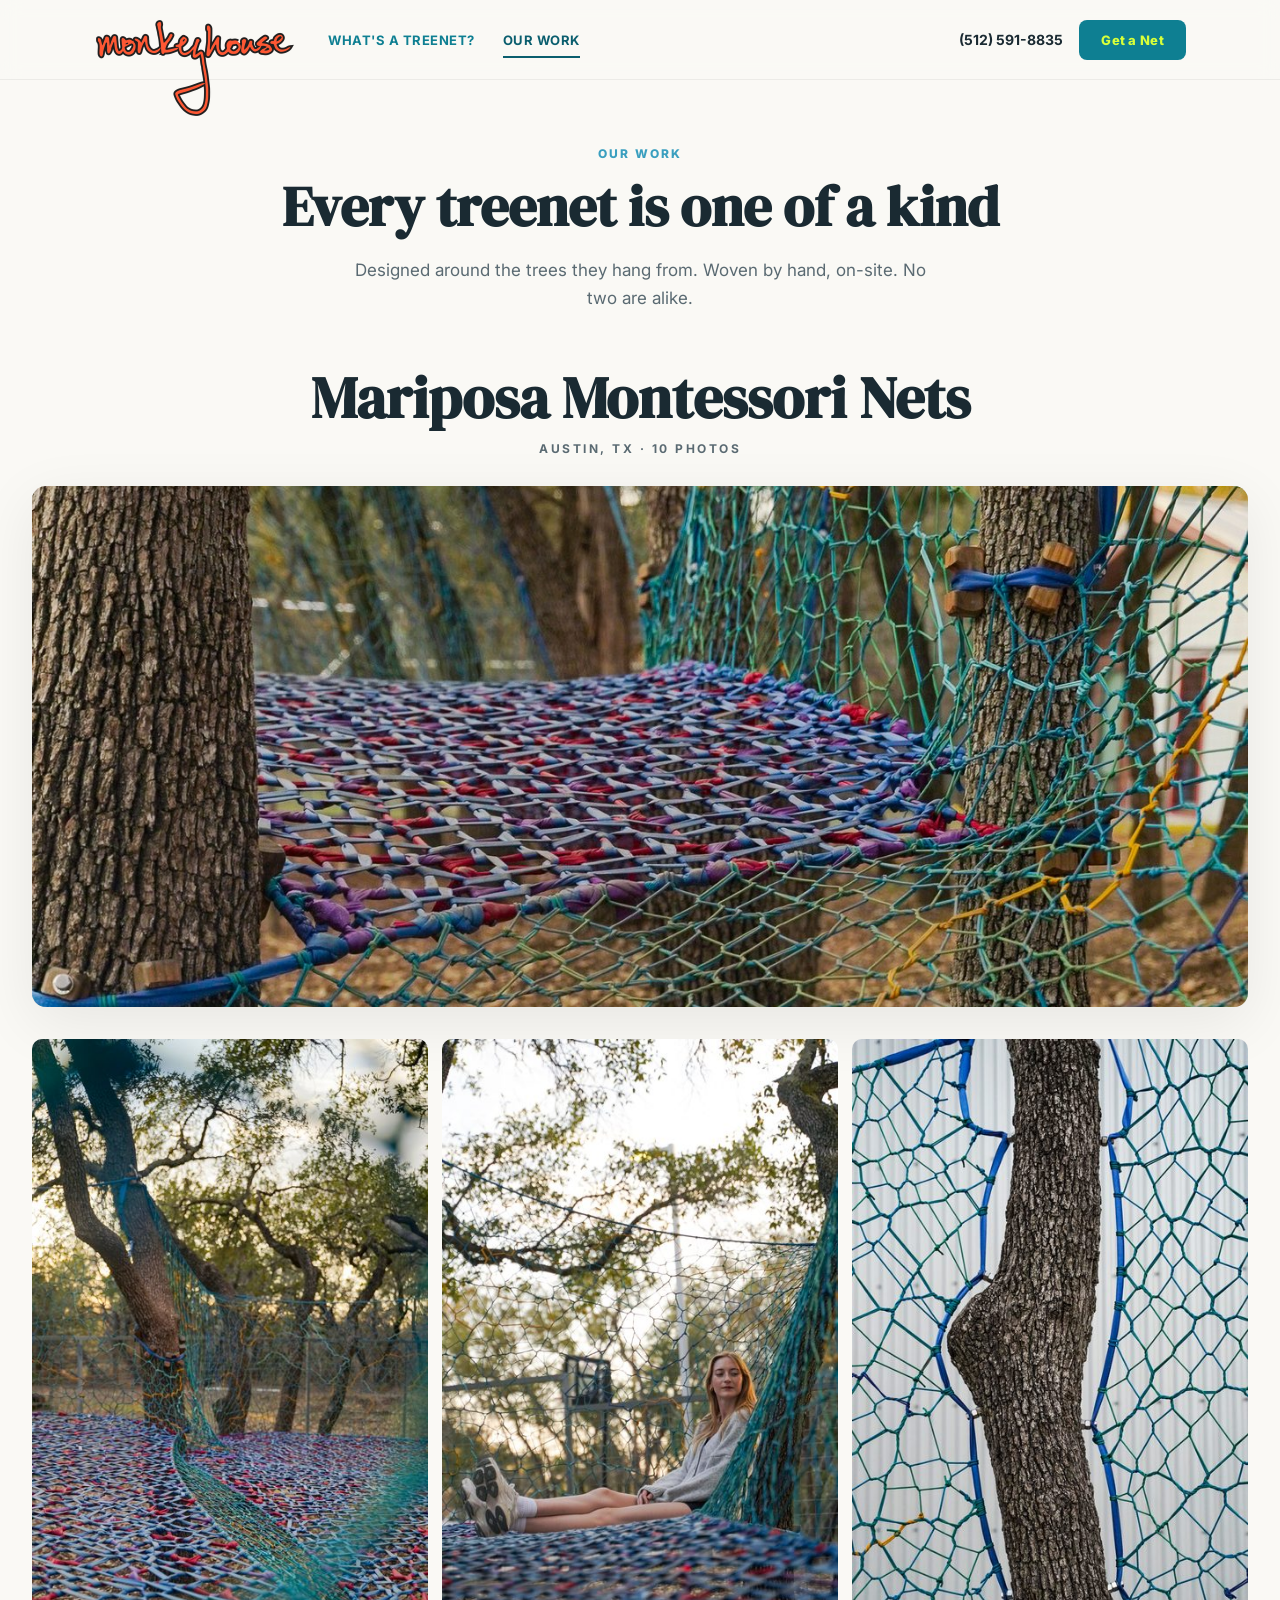
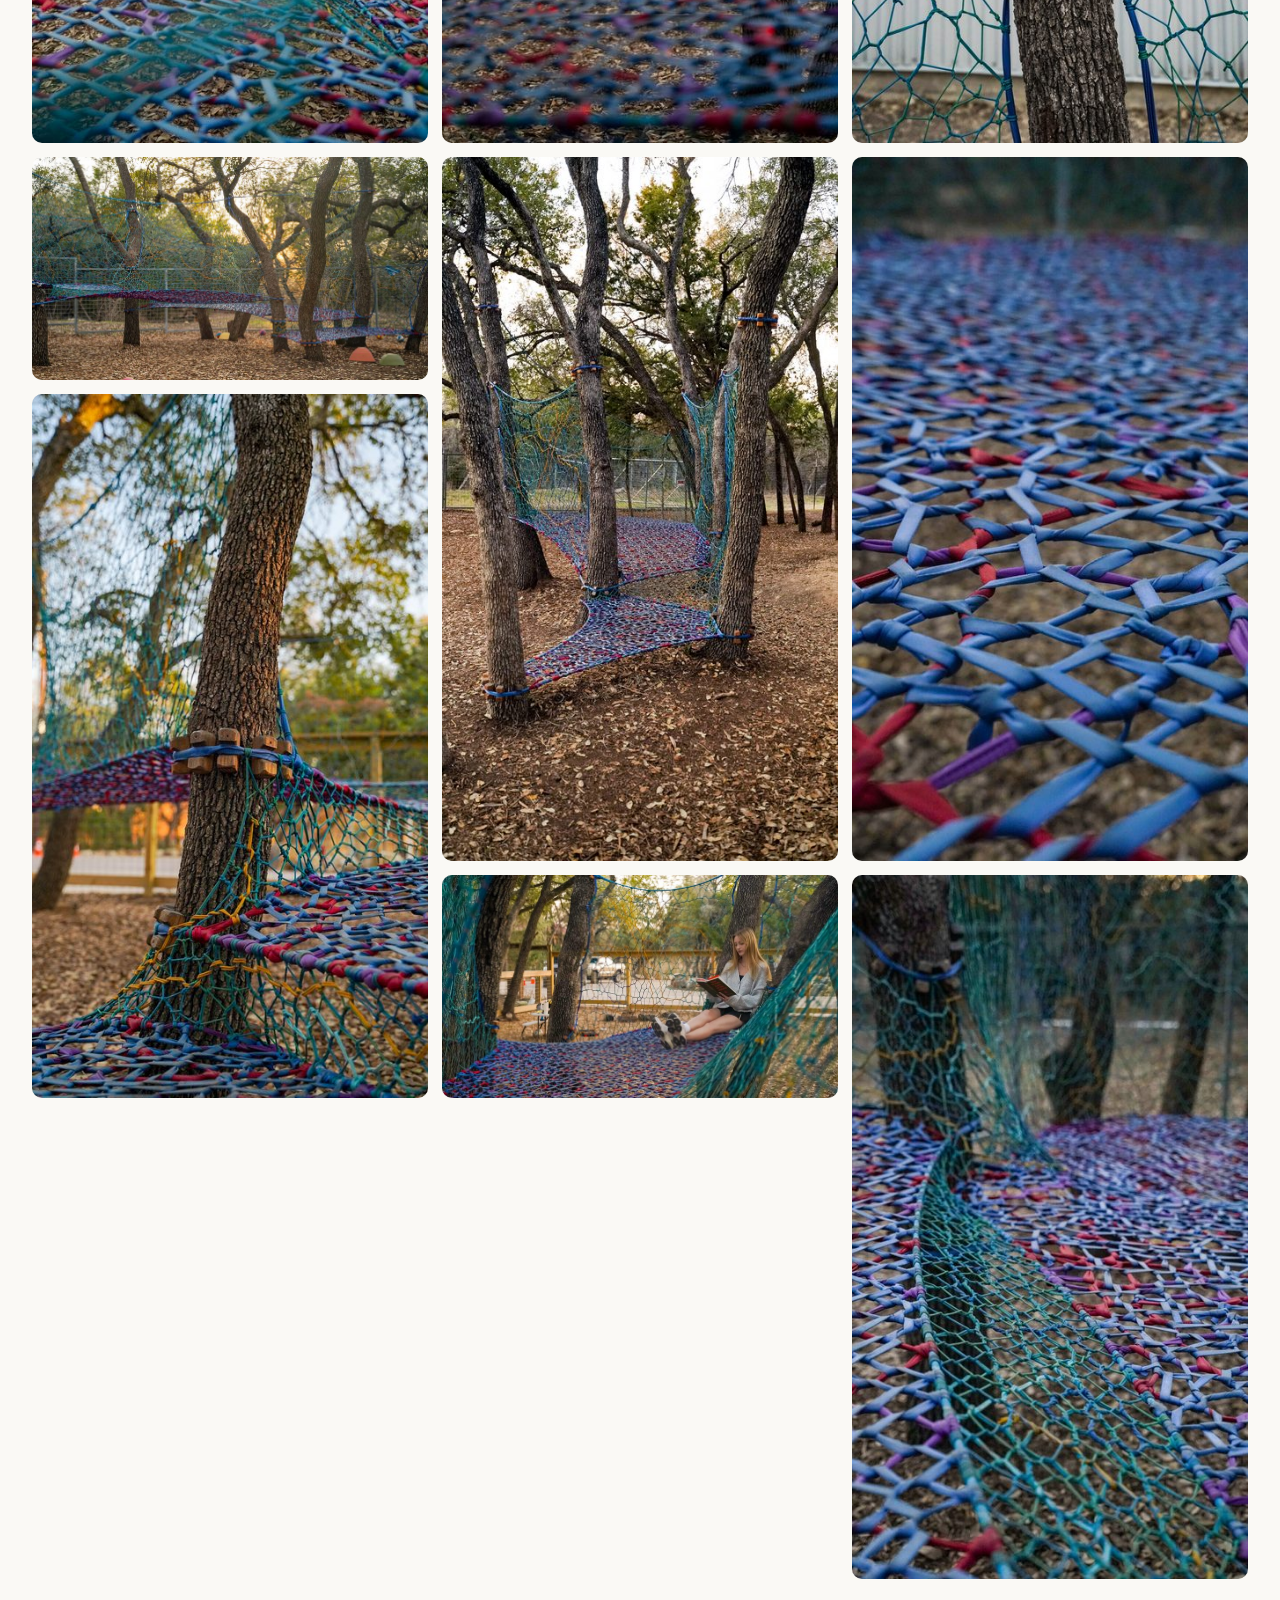
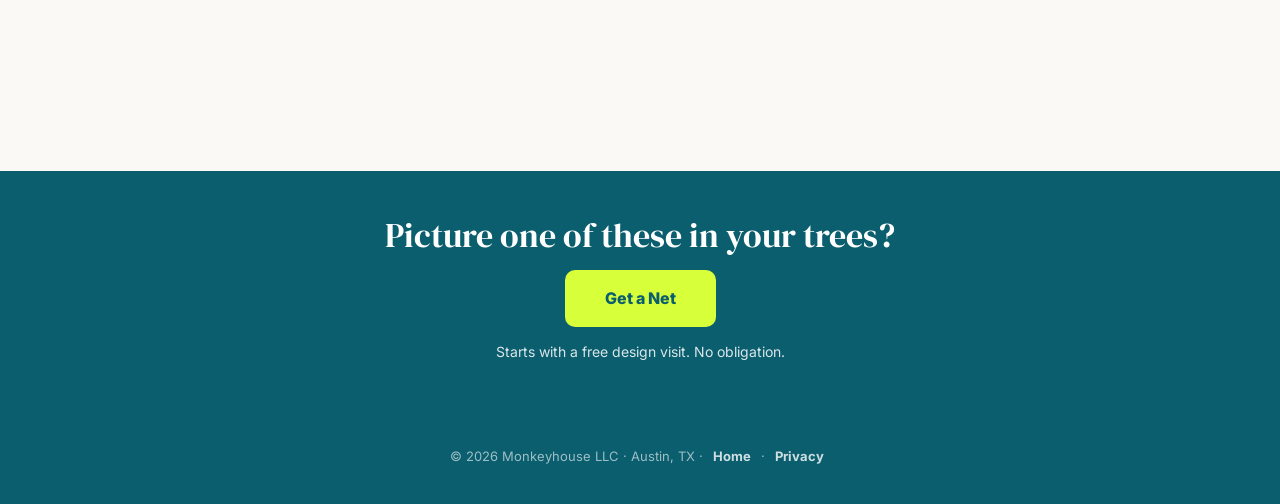
<file: gallery.html>
<!doctype html>
<html lang="en">
<head>
  <meta charset="utf-8" />
  <meta name="viewport" content="width=device-width, initial-scale=1" />
  <title>Our Work — Monkeyhouse Treenets</title>
  <meta name="description" content="Gallery of custom handwoven treenet installations by Monkeyhouse in Austin, TX." />
  <link rel="canonical" href="https://www.monkeyhousenets.com/gallery.html" />
  <link rel="icon" href="/favicon.ico" sizes="48x48" />
  <link rel="apple-touch-icon" href="/apple-touch-icon.png" />
  <meta property="og:site_name" content="Monkeyhouse Treenets" />
  <meta property="og:type" content="website" />
  <meta property="og:url" content="https://www.monkeyhousenets.com/gallery.html" />
  <meta property="og:title" content="Our Work — Monkeyhouse Treenets" />
  <meta property="og:description" content="Gallery of custom handwoven treenet installations by Monkeyhouse in Austin, TX." />
  <meta property="og:image" content="https://www.monkeyhousenets.com/og-image.jpg" />
  <meta property="og:image:width" content="1200" />
  <meta property="og:image:height" content="630" />
  <meta name="twitter:card" content="summary_large_image" />
  <link rel="preconnect" href="https://fonts.googleapis.com" />
  <link href="https://fonts.googleapis.com/css2?family=DM+Serif+Display&family=Inter:wght@400;600;700;800&display=swap" rel="stylesheet" />
  <link rel="stylesheet" href="site.css" />
  <link rel="stylesheet" href="lightbox.css" />
  <style>
    [id] { scroll-margin-top: 140px; }

    /* --- HERO BAND --- */
    .gallery-hero {
      margin-top: var(--nav-h);
      padding: 64px 24px 32px;
      text-align: center;
      max-width: 800px; margin-left: auto; margin-right: auto;
    }
    .gallery-hero .section-label {
      font-size: 12px; font-weight: 800; letter-spacing: 2px; text-transform: uppercase;
      color: var(--teal); margin-bottom: 12px;
    }
    .gallery-hero h1 {
      font-family: 'DM Serif Display', serif;
      font-size: clamp(36px, 5vw, 56px);
      line-height: 1.15;
      color: var(--text);
      margin-bottom: 16px;
    }
    .gallery-hero p {
      font-size: 17px;
      color: var(--text-light);
      line-height: 1.65;
      max-width: 600px; margin: 0 auto;
    }

    /* --- STICKY PROJECT NAV --- */
    .project-nav {
      position: sticky; top: var(--nav-h);
      background: rgba(250,249,245,.92);
      backdrop-filter: blur(10px);
      border-top: 1px solid rgba(0,0,0,.06);
      border-bottom: 1px solid rgba(0,0,0,.06);
      padding: 12px 24px;
      z-index: 50;
      overflow-x: auto;
      -webkit-overflow-scrolling: touch;
    }
    .project-nav-inner {
      max-width: 1140px; margin: 0 auto;
      display: flex; gap: 8px;
      flex-wrap: nowrap;
    }
    .project-nav-chip {
      padding: 8px 16px;
      background: rgba(58,159,191,.12);
      color: var(--teal-deep);
      border-radius: 100px;
      text-decoration: none;
      font-weight: 700;
      font-size: 13px;
      letter-spacing: .3px;
      white-space: nowrap;
      transition: background .2s;
    }
    .project-nav-chip:hover { background: rgba(58,159,191,.24); }
    /* Hide the project-nav entirely while there's only one project — a nav
       with a single chip is just visual noise (Hick's law, zero choices). */
    .project-nav:has(.project-nav-chip:only-of-type) { display: none; }

    /* --- GALLERY PAGE: magazine case-study + native-aspect masonry --- */
    .gallery-projects {
      max-width: 1280px; margin: 0 auto;
      padding: 24px 32px 96px;
    }
    .gallery-project {
      padding-bottom: 96px;
      margin-bottom: 96px;
      border-bottom: 1px solid rgba(0,0,0,.08);
    }
    .gallery-project:last-of-type { border-bottom: 0; padding-bottom: 0; }

    /* Project info block — leads each project section. Title first, then
       the cinematic feature photo below. */
    .gallery-project-info {
      text-align: center;
      max-width: 720px;
      margin: 0 auto 28px;
    }
    .gallery-project-title {
      font-family: 'DM Serif Display', serif;
      font-size: clamp(34px, 5.5vw, 58px);
      color: var(--text); line-height: 1.05;
      margin-bottom: 10px;
    }
    .gallery-project-meta {
      font-size: 12px; color: var(--text-light);
      letter-spacing: 2.5px; text-transform: uppercase; font-weight: 700;
    }

    /* Cinematic feature photo — sits below the project title/meta. */
    .gallery-feature {
      display: block;
      width: 100%;
      aspect-ratio: 21/9;
      border-radius: 14px;
      overflow: hidden;
      background: var(--sand);
      cursor: pointer;
      box-shadow: 0 16px 60px rgba(0,0,0,.08);
      margin-bottom: 32px;
    }
    .gallery-feature img {
      width: 100%; height: 100%; object-fit: cover; display: block;
      transition: transform .6s ease;
    }
    .gallery-feature:hover img { transform: scale(1.02); }

    /* Native-aspect masonry — CSS columns, each photo keeps its own
       proportions. Respects landscape/portrait/square mixes; "imperfection
       signals authenticity" per the design research. */
    .gallery-project-mosaic {
      columns: 3;
      column-gap: 14px;
      orphans: 1; widows: 1;
    }
    .gallery-project-mosaic .project-photo {
      display: block;
      width: 100%;
      margin: 0 0 14px;
      border-radius: 10px;
      overflow: hidden;
      background: var(--sand);
      cursor: pointer;
      break-inside: avoid;
      -webkit-column-break-inside: avoid;
      page-break-inside: avoid;
    }
    .gallery-project-mosaic .project-photo img {
      width: 100%; height: auto; display: block;
      transition: transform .4s ease;
    }
    .gallery-project-mosaic .project-photo:hover img { transform: scale(1.03); }
    /* .span-2 is emitted by the bot for grid layouts; it's a harmless no-op
       inside the columns-based masonry. Left intentionally unstyled here so
       the gallery output works either way. */

    @media (max-width: 1024px) {
      .gallery-project-mosaic { columns: 2; }
    }
    @media (max-width: 768px) {
      .gallery-projects { padding: 16px 16px 72px; }
      .gallery-project { padding-bottom: 64px; margin-bottom: 64px; }
      .gallery-feature { aspect-ratio: 4/3; border-radius: 10px; margin-bottom: 20px; }
      .gallery-project-info { margin: 0 auto 18px; }
      .gallery-project-mosaic {
        columns: 2;
        column-gap: 8px;
      }
      .gallery-project-mosaic .project-photo {
        margin-bottom: 8px;
        border-radius: 8px;
      }
    }
    @media (max-width: 420px) {
      .gallery-project-mosaic { columns: 1; }
      .gallery-projects { padding: 16px 12px 72px; }
    }

    /* --- RESPONSIVE (page-specific; shared nav/menu/footer rules live in site.css) --- */
    @media (max-width: 768px) {
      .gallery-hero { padding: 48px 20px 24px; }
      .project-nav { padding: 10px 20px; }
      .gallery-projects { padding: 24px 20px 64px; }
      .gallery-project { padding-top: 32px; }
      [id] { scroll-margin-top: 120px; }
    }
  </style>
  <!-- Meta Pixel — active; set MH_PIXEL_ID back to 'REPLACE_WITH_PIXEL_ID' to disable -->
  <script>
    window.MH_PIXEL_ID = '1337002154614135';
    if (window.MH_PIXEL_ID !== 'REPLACE_WITH_PIXEL_ID') {
      !function(f,b,e,v,n,t,s){if(f.fbq)return;n=f.fbq=function(){n.callMethod?
      n.callMethod.apply(n,arguments):n.queue.push(arguments)};if(!f._fbq)f._fbq=n;
      n.push=n;n.loaded=!0;n.version='2.0';n.queue=[];t=b.createElement(e);t.async=!0;
      t.src=v;s=b.getElementsByTagName(e)[0];s.parentNode.insertBefore(t,s)}(window,
      document,'script','https://connect.facebook.net/en_US/fbevents.js');
      fbq('init', window.MH_PIXEL_ID);
      fbq('track', 'PageView');
    }
  </script>
</head>
<body>

<!-- NAV -->
<nav class="nav">
  <div class="nav-bg"></div>
  <div class="nav-inner">
    <a class="nav-logo-link" href="index.html"><img class="nav-logo" src="monkeyhouse-logo-nav.png" alt="Monkeyhouse" width="404" height="200" /></a>
    <div class="nav-links">
      <a href="index.html#whats-a-treenet">What's a Treenet?</a>
      <a href="gallery.html" class="is-current">Our Work</a>
    </div>
    <div class="nav-right">
      <a class="nav-phone" href="tel:+15125918835" data-contact-link>(512) 591-8835</a>
      <a class="nav-cta" href="index.html#getanet">Get a Net</a>
      <button class="menu-btn" aria-label="Open menu" aria-expanded="false">&#9776;</button>
    </div>
  </div>
  <div class="mobile-menu" id="mobileMenu">
    <a href="index.html#whats-a-treenet">What's a Treenet?</a>
    <a href="gallery.html">Our Work</a>
    <a href="index.html#getanet">Get a Net</a>
    <a href="tel:+15125918835">(512) 591-8835</a>
    <a href="mailto:info@monkeyhousenets.com">info@monkeyhousenets.com</a>
  </div>
</nav>

<!-- HERO BAND -->
<section class="gallery-hero">
  <div class="section-label">Our Work</div>
  <h1>Every treenet is one of a kind</h1>
  <p>Designed around the trees they hang from. Woven by hand, on-site. No two are alike.</p>
</section>

<!-- STICKY PROJECT NAV — bot maintains the chip list -->
<nav class="project-nav" aria-label="Jump to project">
  <div class="project-nav-inner">
    <!-- AUTO-PROJECT-NAV-INSERT-HERE -->
    <!--
      Chips maintained by the website-gallery-updater bot. Newest project
      goes on the left. Each chip:
      a class=project-nav-chip href=#slug data-project-slug=slug then Title.
    -->
    <a class="project-nav-chip" href="#mariposa-montessori-nets" data-project-slug="mariposa-montessori-nets">Mariposa Montessori Nets</a>
  </div>
</nav>

<!-- PROJECTS -->
<main class="gallery-projects">

  <!-- AUTO-GALLERY-INSERT-HERE -->
  <!--
    Managed by the website-gallery-updater bot. New project sections are
    inserted immediately after the AUTO-GALLERY-INSERT-HERE marker
    (newest project at the top). Each section lives between paired
    markers: AUTO-PROJECT-START:slug ... AUTO-PROJECT-END:slug. The
    section contains ALL photos for the project. Manual edits between
    markers get overwritten on the next bot run.
  -->

  <!-- AUTO-PROJECT-START:mariposa-montessori-nets -->
  <section id="mariposa-montessori-nets" class="gallery-project" data-project-slug="mariposa-montessori-nets" data-project-title="Mariposa Montessori Nets">
    <div class="gallery-project-info">
      <h2 class="gallery-project-title">Mariposa Montessori Nets</h2>
      <p class="gallery-project-meta">Austin, TX &middot; 10 photos</p>
    </div>
    <a class="project-photo gallery-feature" href="gallery/mariposa-montessori-nets/dsc04040.jpg" data-lightbox="mariposa-montessori-nets" data-src="gallery/mariposa-montessori-nets/dsc04040.jpg">
      <img src="gallery/mariposa-montessori-nets/thumbs/dsc04040.jpg"
           srcset="gallery/mariposa-montessori-nets/thumbs/dsc04040.jpg 450w, gallery/mariposa-montessori-nets/dsc04040.jpg 1350w"
           sizes="(max-width: 768px) 100vw, 1216px"
           width="1350" height="2400"
           alt="Mariposa Montessori Nets" loading="lazy" />
    </a>
    <div class="gallery-project-mosaic">
      <a class="project-photo span-2" href="gallery/mariposa-montessori-nets/dsc04057.jpg" data-lightbox="mariposa-montessori-nets" data-src="gallery/mariposa-montessori-nets/dsc04057.jpg">
        <img src="gallery/mariposa-montessori-nets/thumbs/dsc04057.jpg"
             srcset="gallery/mariposa-montessori-nets/thumbs/dsc04057.jpg 450w, gallery/mariposa-montessori-nets/dsc04057.jpg 1350w"
             sizes="(max-width: 420px) 100vw, (max-width: 1024px) 50vw, 400px"
             width="1350" height="2400"
             alt="Mariposa Montessori Nets" loading="lazy" />
      </a>
      <a class="project-photo" href="gallery/mariposa-montessori-nets/dsc04062.jpg" data-lightbox="mariposa-montessori-nets" data-src="gallery/mariposa-montessori-nets/dsc04062.jpg">
        <img src="gallery/mariposa-montessori-nets/thumbs/dsc04062.jpg"
             srcset="gallery/mariposa-montessori-nets/thumbs/dsc04062.jpg 800w, gallery/mariposa-montessori-nets/dsc04062.jpg 2400w"
             sizes="(max-width: 420px) 100vw, (max-width: 1024px) 50vw, 400px"
             width="2400" height="1350"
             alt="Mariposa Montessori Nets" loading="lazy" />
      </a>
      <a class="project-photo" href="gallery/mariposa-montessori-nets/dsc04071.jpg" data-lightbox="mariposa-montessori-nets" data-src="gallery/mariposa-montessori-nets/dsc04071.jpg">
        <img src="gallery/mariposa-montessori-nets/thumbs/dsc04071.jpg"
             srcset="gallery/mariposa-montessori-nets/thumbs/dsc04071.jpg 450w, gallery/mariposa-montessori-nets/dsc04071.jpg 1350w"
             sizes="(max-width: 420px) 100vw, (max-width: 1024px) 50vw, 400px"
             width="1350" height="2400"
             alt="Mariposa Montessori Nets" loading="lazy" />
      </a>
      <a class="project-photo" href="gallery/mariposa-montessori-nets/dsc04077.jpg" data-lightbox="mariposa-montessori-nets" data-src="gallery/mariposa-montessori-nets/dsc04077.jpg">
        <img src="gallery/mariposa-montessori-nets/thumbs/dsc04077.jpg"
             srcset="gallery/mariposa-montessori-nets/thumbs/dsc04077.jpg 450w, gallery/mariposa-montessori-nets/dsc04077.jpg 1350w"
             sizes="(max-width: 420px) 100vw, (max-width: 1024px) 50vw, 400px"
             width="1350" height="2400"
             alt="Mariposa Montessori Nets" loading="lazy" />
      </a>
      <a class="project-photo span-2" href="gallery/mariposa-montessori-nets/dsc04112.jpg" data-lightbox="mariposa-montessori-nets" data-src="gallery/mariposa-montessori-nets/dsc04112.jpg">
        <img src="gallery/mariposa-montessori-nets/thumbs/dsc04112.jpg"
             srcset="gallery/mariposa-montessori-nets/thumbs/dsc04112.jpg 450w, gallery/mariposa-montessori-nets/dsc04112.jpg 1350w"
             sizes="(max-width: 420px) 100vw, (max-width: 1024px) 50vw, 400px"
             width="1350" height="2400"
             alt="Mariposa Montessori Nets" loading="lazy" />
      </a>
      <a class="project-photo" href="gallery/mariposa-montessori-nets/dsc04132.jpg" data-lightbox="mariposa-montessori-nets" data-src="gallery/mariposa-montessori-nets/dsc04132.jpg">
        <img src="gallery/mariposa-montessori-nets/thumbs/dsc04132.jpg"
             srcset="gallery/mariposa-montessori-nets/thumbs/dsc04132.jpg 800w, gallery/mariposa-montessori-nets/dsc04132.jpg 2400w"
             sizes="(max-width: 420px) 100vw, (max-width: 1024px) 50vw, 400px"
             width="2400" height="1350"
             alt="Mariposa Montessori Nets" loading="lazy" />
      </a>
      <a class="project-photo" href="gallery/mariposa-montessori-nets/dsc04149.jpg" data-lightbox="mariposa-montessori-nets" data-src="gallery/mariposa-montessori-nets/dsc04149.jpg">
        <img src="gallery/mariposa-montessori-nets/thumbs/dsc04149.jpg"
             srcset="gallery/mariposa-montessori-nets/thumbs/dsc04149.jpg 450w, gallery/mariposa-montessori-nets/dsc04149.jpg 1350w"
             sizes="(max-width: 420px) 100vw, (max-width: 1024px) 50vw, 400px"
             width="1350" height="2400"
             alt="Mariposa Montessori Nets" loading="lazy" />
      </a>
      <a class="project-photo" href="gallery/mariposa-montessori-nets/dsc04152.jpg" data-lightbox="mariposa-montessori-nets" data-src="gallery/mariposa-montessori-nets/dsc04152.jpg">
        <img src="gallery/mariposa-montessori-nets/thumbs/dsc04152.jpg"
             srcset="gallery/mariposa-montessori-nets/thumbs/dsc04152.jpg 450w, gallery/mariposa-montessori-nets/dsc04152.jpg 1350w"
             sizes="(max-width: 420px) 100vw, (max-width: 1024px) 50vw, 400px"
             width="1350" height="2400"
             alt="Mariposa Montessori Nets" loading="lazy" />
      </a>
      <a class="project-photo span-2" href="gallery/mariposa-montessori-nets/dsc04157.jpg" data-lightbox="mariposa-montessori-nets" data-src="gallery/mariposa-montessori-nets/dsc04157.jpg">
        <img src="gallery/mariposa-montessori-nets/thumbs/dsc04157.jpg"
             srcset="gallery/mariposa-montessori-nets/thumbs/dsc04157.jpg 450w, gallery/mariposa-montessori-nets/dsc04157.jpg 1350w"
             sizes="(max-width: 420px) 100vw, (max-width: 1024px) 50vw, 400px"
             width="1350" height="2400"
             alt="Mariposa Montessori Nets" loading="lazy" />
      </a>
    </div>
  </section>
  <!-- AUTO-PROJECT-END:mariposa-montessori-nets -->

</main>

<!-- FOOTER -->
<!-- MID-PAGE CTA: keeps the main button within reach between the hero and the form -->
<div class="mid-cta">
  <p>Picture one of these in your trees?</p>
  <a class="mid-cta-btn" href="index.html#getanet">Get a Net</a>
  <span class="mid-cta-note">Starts with a free design visit. No obligation.</span>
</div>

<footer class="footer">
  &copy; <span id="footer-year">2026</span> Monkeyhouse LLC &middot; Austin, TX &middot; <a href="index.html">Home</a> &middot; <a href="privacy.html">Privacy</a>
</footer>

<script>
  document.getElementById('footer-year').textContent = new Date().getFullYear();
  const menuBtn = document.querySelector('.menu-btn');
  const mobileMenu = document.getElementById('mobileMenu');
  menuBtn?.addEventListener('click', () => {
    const open = mobileMenu.classList.toggle('open');
    menuBtn.setAttribute('aria-expanded', open ? 'true' : 'false');
    menuBtn.textContent = open ? '✕' : '☰';
  });
  document.addEventListener('keydown', e => {
    if (e.key === 'Escape' && mobileMenu?.classList.contains('open')) {
      mobileMenu.classList.remove('open');
      menuBtn.setAttribute('aria-expanded', 'false');
      menuBtn.textContent = '☰';
      menuBtn.focus();
    }
  });
  mobileMenu?.querySelectorAll('a').forEach(link => {
    link.addEventListener('click', () => {
      mobileMenu.classList.remove('open');
      menuBtn.setAttribute('aria-expanded', 'false');
      menuBtn.textContent = '☰';
    });
  });
</script>
<script src="lightbox.js" defer></script>
</body>
</html>
</file>
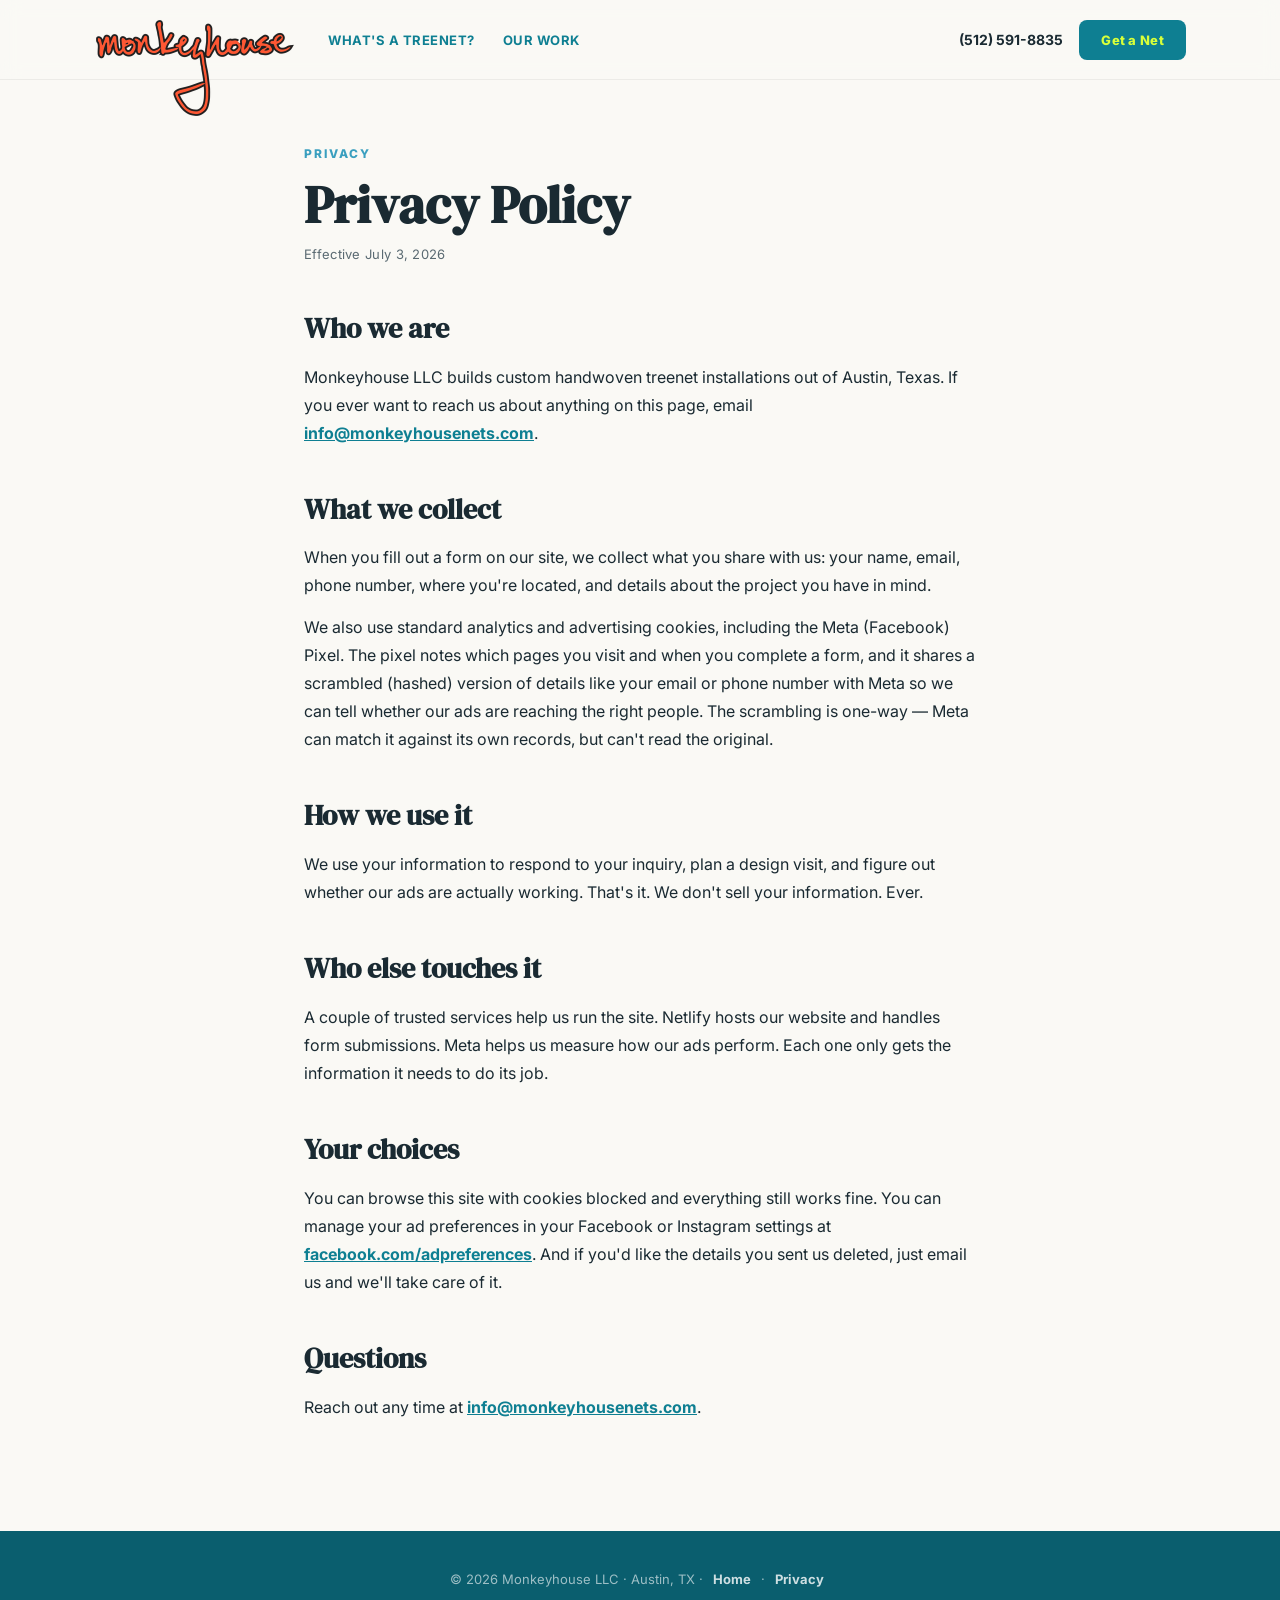
<file: privacy.html>
<!doctype html>
<html lang="en">
<head>
  <meta charset="utf-8" />
  <meta name="viewport" content="width=device-width, initial-scale=1" />
  <title>Privacy Policy — Monkeyhouse Treenets</title>
  <meta name="description" content="How Monkeyhouse handles the information you share with us." />
  <link rel="canonical" href="https://www.monkeyhousenets.com/privacy.html" />
  <link rel="icon" href="/favicon.ico" sizes="48x48" />
  <link rel="apple-touch-icon" href="/apple-touch-icon.png" />
  <link rel="preconnect" href="https://fonts.googleapis.com" />
  <link href="https://fonts.googleapis.com/css2?family=DM+Serif+Display&family=Inter:wght@400;600;700;800&display=swap" rel="stylesheet" />
  <link rel="stylesheet" href="site.css" />
  <style>
    /* --- PRIVACY PAGE --- */
    .privacy {
      margin-top: var(--nav-h);
      max-width: 720px;
      margin-left: auto; margin-right: auto;
      padding: 64px 24px 96px;
    }
    .privacy .section-label {
      font-size: 12px; font-weight: 800; letter-spacing: 2px; text-transform: uppercase;
      color: var(--teal); margin-bottom: 12px;
    }
    .privacy h1 {
      font-family: 'DM Serif Display', serif;
      font-size: clamp(34px, 5vw, 52px);
      line-height: 1.15;
      color: var(--text);
      margin-bottom: 8px;
    }
    .privacy .effective {
      font-size: 13px; color: var(--text-light);
      letter-spacing: .3px; margin-bottom: 40px;
    }
    .privacy h2 {
      font-family: 'DM Serif Display', serif;
      font-size: clamp(22px, 3vw, 28px);
      color: var(--text);
      margin: 40px 0 12px;
    }
    .privacy p {
      font-size: 16px;
      color: var(--text);
      line-height: 1.75;
      margin-bottom: 14px;
    }
    .privacy a { color: var(--teal-dark); font-weight: 700; }
    .privacy a:hover { text-decoration: underline; }
  </style>
  <!-- Meta Pixel — active; set MH_PIXEL_ID back to 'REPLACE_WITH_PIXEL_ID' to disable -->
  <script>
    window.MH_PIXEL_ID = '1337002154614135';
    if (window.MH_PIXEL_ID !== 'REPLACE_WITH_PIXEL_ID') {
      !function(f,b,e,v,n,t,s){if(f.fbq)return;n=f.fbq=function(){n.callMethod?
      n.callMethod.apply(n,arguments):n.queue.push(arguments)};if(!f._fbq)f._fbq=n;
      n.push=n;n.loaded=!0;n.version='2.0';n.queue=[];t=b.createElement(e);t.async=!0;
      t.src=v;s=b.getElementsByTagName(e)[0];s.parentNode.insertBefore(t,s)}(window,
      document,'script','https://connect.facebook.net/en_US/fbevents.js');
      fbq('init', window.MH_PIXEL_ID);
      fbq('track', 'PageView');
    }
  </script>
</head>
<body>

<!-- NAV -->
<nav class="nav">
  <div class="nav-bg"></div>
  <div class="nav-inner">
    <a class="nav-logo-link" href="index.html"><img class="nav-logo" src="monkeyhouse-logo-nav.png" alt="Monkeyhouse" width="404" height="200" /></a>
    <div class="nav-links">
      <a href="index.html#whats-a-treenet">What's a Treenet?</a>
      <a href="gallery.html">Our Work</a>
    </div>
    <div class="nav-right">
      <a class="nav-phone" href="tel:+15125918835" data-contact-link>(512) 591-8835</a>
      <a class="nav-cta" href="index.html#getanet">Get a Net</a>
      <button class="menu-btn" aria-label="Open menu" aria-expanded="false">&#9776;</button>
    </div>
  </div>
  <div class="mobile-menu" id="mobileMenu">
    <a href="index.html#whats-a-treenet">What's a Treenet?</a>
    <a href="gallery.html">Our Work</a>
    <a href="index.html#getanet">Get a Net</a>
    <a href="tel:+15125918835">(512) 591-8835</a>
    <a href="mailto:info@monkeyhousenets.com">info@monkeyhousenets.com</a>
  </div>
</nav>

<!-- PRIVACY -->
<article class="privacy">
  <div class="section-label">Privacy</div>
  <h1>Privacy Policy</h1>
  <p class="effective">Effective July 3, 2026</p>

  <h2>Who we are</h2>
  <p>Monkeyhouse LLC builds custom handwoven treenet installations out of Austin, Texas. If you ever want to reach us about anything on this page, email <a href="mailto:info@monkeyhousenets.com">info@monkeyhousenets.com</a>.</p>

  <h2>What we collect</h2>
  <p>When you fill out a form on our site, we collect what you share with us: your name, email, phone number, where you're located, and details about the project you have in mind.</p>
  <p>We also use standard analytics and advertising cookies, including the Meta (Facebook) Pixel. The pixel notes which pages you visit and when you complete a form, and it shares a scrambled (hashed) version of details like your email or phone number with Meta so we can tell whether our ads are reaching the right people. The scrambling is one-way — Meta can match it against its own records, but can't read the original.</p>

  <h2>How we use it</h2>
  <p>We use your information to respond to your inquiry, plan a design visit, and figure out whether our ads are actually working. That's it. We don't sell your information. Ever.</p>

  <h2>Who else touches it</h2>
  <p>A couple of trusted services help us run the site. Netlify hosts our website and handles form submissions. Meta helps us measure how our ads perform. Each one only gets the information it needs to do its job.</p>

  <h2>Your choices</h2>
  <p>You can browse this site with cookies blocked and everything still works fine. You can manage your ad preferences in your Facebook or Instagram settings at <a href="https://www.facebook.com/adpreferences" target="_blank" rel="noopener">facebook.com/adpreferences</a>. And if you'd like the details you sent us deleted, just email us and we'll take care of it.</p>

  <h2>Questions</h2>
  <p>Reach out any time at <a href="mailto:info@monkeyhousenets.com">info@monkeyhousenets.com</a>.</p>
</article>

<!-- FOOTER -->
<footer class="footer">
  &copy; <span id="footer-year">2026</span> Monkeyhouse LLC &middot; Austin, TX &middot; <a href="index.html">Home</a> &middot; <a href="privacy.html">Privacy</a>
</footer>

<script>
  document.getElementById('footer-year').textContent = new Date().getFullYear();
  const menuBtn = document.querySelector('.menu-btn');
  const mobileMenu = document.getElementById('mobileMenu');
  menuBtn?.addEventListener('click', () => {
    const open = mobileMenu.classList.toggle('open');
    menuBtn.setAttribute('aria-expanded', open ? 'true' : 'false');
    menuBtn.textContent = open ? '✕' : '☰';
  });
  document.addEventListener('keydown', e => {
    if (e.key === 'Escape' && mobileMenu?.classList.contains('open')) {
      mobileMenu.classList.remove('open');
      menuBtn.setAttribute('aria-expanded', 'false');
      menuBtn.textContent = '☰';
      menuBtn.focus();
    }
  });
  mobileMenu?.querySelectorAll('a').forEach(link => {
    link.addEventListener('click', () => {
      mobileMenu.classList.remove('open');
      menuBtn.setAttribute('aria-expanded', 'false');
      menuBtn.textContent = '☰';
    });
  });
</script>
</body>
</html>
</file>
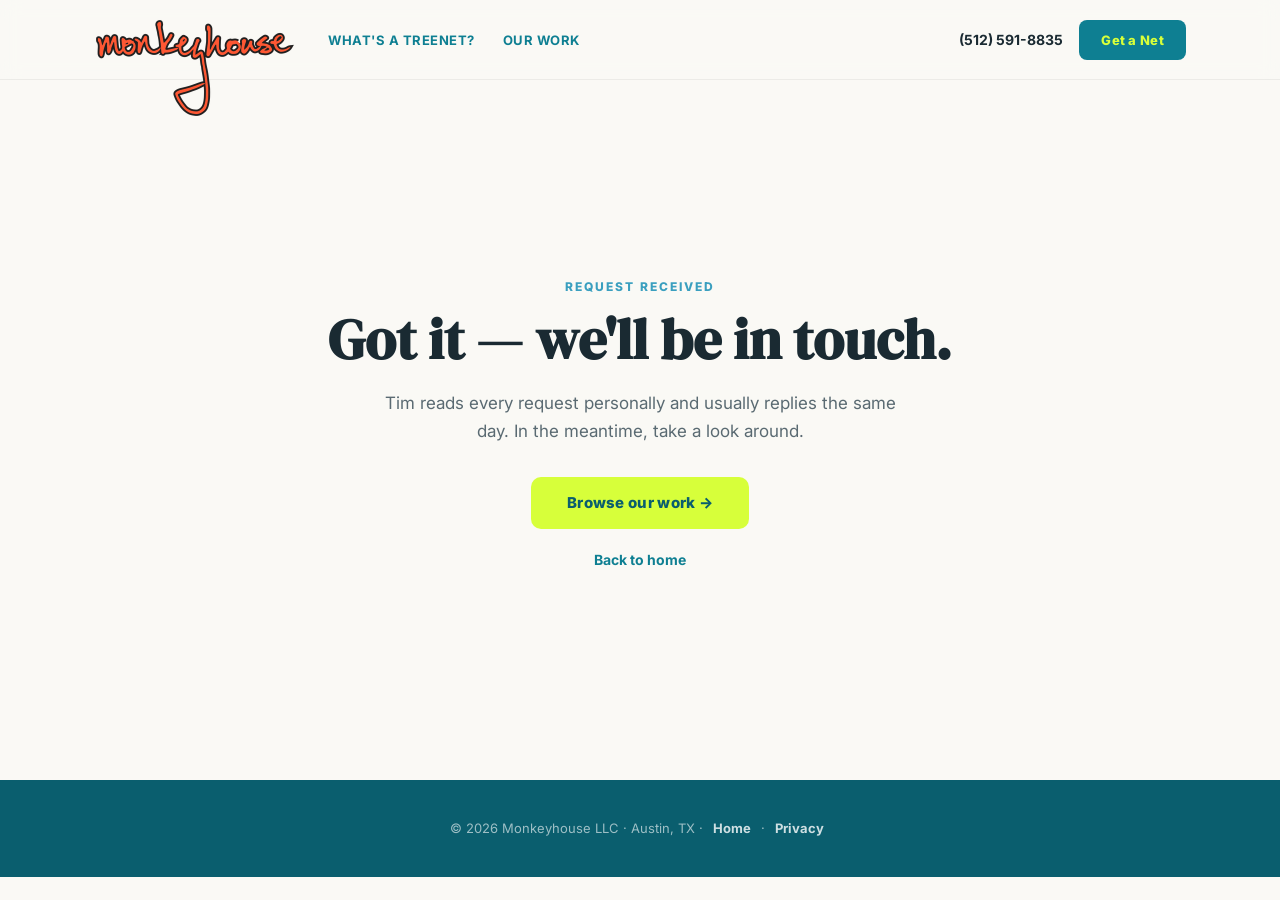
<file: thanks.html>
<!doctype html>
<html lang="en">
<head>
  <meta charset="utf-8" />
  <meta name="viewport" content="width=device-width, initial-scale=1" />
  <title>Thanks — Monkeyhouse Treenets</title>
  <meta name="description" content="Thanks for reaching out to Monkeyhouse. We'll be in touch soon." />
  <meta name="robots" content="noindex" />
  <link rel="icon" href="/favicon.ico" sizes="48x48" />
  <link rel="apple-touch-icon" href="/apple-touch-icon.png" />
  <link rel="preconnect" href="https://fonts.googleapis.com" />
  <link href="https://fonts.googleapis.com/css2?family=DM+Serif+Display&family=Inter:wght@400;600;700;800&display=swap" rel="stylesheet" />
  <link rel="stylesheet" href="site.css" />
  <style>
    /* --- THANKS PAGE --- */
    .thanks {
      margin-top: var(--nav-h);
      min-height: calc(100vh - var(--nav-h) - 120px);
      display: flex; flex-direction: column;
      align-items: center; justify-content: center;
      text-align: center;
      padding: 64px 24px;
    }
    .thanks .section-label {
      font-size: 12px; font-weight: 800; letter-spacing: 2px; text-transform: uppercase;
      color: var(--teal); margin-bottom: 12px;
    }
    .thanks h1 {
      font-family: 'DM Serif Display', serif;
      font-size: clamp(36px, 5vw, 56px);
      line-height: 1.15;
      color: var(--text);
      margin-bottom: 16px;
    }
    .thanks p {
      font-size: 17px;
      color: var(--text-light);
      line-height: 1.65;
      max-width: 520px;
      margin: 0 auto 32px;
    }
    .thanks-btn {
      display: inline-block;
      padding: 14px 36px;
      background: var(--neon);
      color: var(--teal-deep);
      border-radius: 10px;
      text-decoration: none;
      font-weight: 800;
      font-size: 15px;
      letter-spacing: .3px;
      transition: transform .2s, box-shadow .2s;
    }
    .thanks-btn:hover {
      transform: translateY(-1px);
      box-shadow: 0 8px 24px rgba(14,127,146,.25);
    }
    .thanks-back {
      display: block;
      margin-top: 8px;
      padding: 12px;
      color: var(--teal-dark);
      font-weight: 700;
      font-size: 14px;
      text-decoration: none;
    }
    .thanks-back:hover { text-decoration: underline; }

    /* --- PHOTO NUDGE (shown only when the request came without photos) --- */
    .photo-nudge {
      max-width: 560px; margin: 8px auto 32px; padding: 20px;
      border: 1px dashed var(--teal); border-radius: 12px; background: #fff; text-align: left;
    }
    .photo-nudge h2 { font-family: 'DM Serif Display', serif; font-size: 24px; color: var(--text); margin-bottom: 6px; }
    .thanks .photo-nudge p { margin: 0 0 12px; font-size: 15px; max-width: none; }
    .photo-nudge ol { margin: 0 0 14px; padding-left: 1.2em; display: grid; gap: 6px; font-size: 15px; color: var(--text); }
    .photo-nudge .text-to { font-weight: 800; color: var(--teal-deep); font-size: 18px; user-select: all; }
    .photo-nudge .text-btn {
      display: none; align-items: center; justify-content: center; min-height: 52px; border-radius: 10px;
      background: var(--teal-dark); color: var(--neon); text-decoration: none; font-weight: 800; font-size: 16px;
    }
    @media (max-width: 768px) {
      .photo-nudge .text-btn { display: flex; }
      .photo-nudge .text-to-line { display: none; }
    }
  </style>
  <!-- Meta Pixel — active; set MH_PIXEL_ID back to 'REPLACE_WITH_PIXEL_ID' to disable -->
  <script>
    window.MH_PIXEL_ID = '1337002154614135';
    if (window.MH_PIXEL_ID !== 'REPLACE_WITH_PIXEL_ID') {
      !function(f,b,e,v,n,t,s){if(f.fbq)return;n=f.fbq=function(){n.callMethod?
      n.callMethod.apply(n,arguments):n.queue.push(arguments)};if(!f._fbq)f._fbq=n;
      n.push=n;n.loaded=!0;n.version='2.0';n.queue=[];t=b.createElement(e);t.async=!0;
      t.src=v;s=b.getElementsByTagName(e)[0];s.parentNode.insertBefore(t,s)}(window,
      document,'script','https://connect.facebook.net/en_US/fbevents.js');
      fbq('init', window.MH_PIXEL_ID);
      fbq('track', 'PageView');
    }
  </script>
</head>
<body>

<!-- NAV -->
<nav class="nav">
  <div class="nav-bg"></div>
  <div class="nav-inner">
    <a class="nav-logo-link" href="index.html"><img class="nav-logo" src="monkeyhouse-logo-nav.png" alt="Monkeyhouse" width="404" height="200" /></a>
    <div class="nav-links">
      <a href="index.html#whats-a-treenet">What's a Treenet?</a>
      <a href="gallery.html">Our Work</a>
    </div>
    <div class="nav-right">
      <a class="nav-phone" href="tel:+15125918835" data-contact-link>(512) 591-8835</a>
      <a class="nav-cta" href="index.html#getanet">Get a Net</a>
      <button class="menu-btn" aria-label="Open menu" aria-expanded="false">&#9776;</button>
    </div>
  </div>
  <div class="mobile-menu" id="mobileMenu">
    <a href="index.html#whats-a-treenet">What's a Treenet?</a>
    <a href="gallery.html">Our Work</a>
    <a href="index.html#getanet">Get a Net</a>
    <a href="tel:+15125918835">(512) 591-8835</a>
    <a href="mailto:info@monkeyhousenets.com">info@monkeyhousenets.com</a>
  </div>
</nav>

<!-- THANKS -->
<section class="thanks">
  <div class="section-label">Request Received</div>
  <h1>Got it — we'll be in touch.</h1>
  <p>Tim reads every request personally and usually replies the same day. In the meantime, take a look around.</p>
  <div class="photo-nudge" id="photo-nudge" hidden>
    <h2>Want an answer faster?</h2>
    <p>Text Tim 3 photos of your trees so he can see whether they'll work before anyone drives out:</p>
    <ol>
      <li><b>The whole area</b>, from about 30 feet back</li>
      <li><b>A main trunk</b>, with a person or a basketball next to it</li>
      <li><b>The gap</b> between the trees</li>
    </ol>
    <p class="text-to-line">Text them to <span class="text-to">(512) 591-8835</span></p>
    <a class="text-btn" href="sms:+15125918835">Text photos to (512) 591-8835</a>
  </div>
  <a class="thanks-btn" href="gallery.html">Browse our work &rarr;</a>
  <a class="thanks-back" href="index.html">Back to home</a>
</section>

<!-- FOOTER -->
<footer class="footer">
  &copy; <span id="footer-year">2026</span> Monkeyhouse LLC &middot; Austin, TX &middot; <a href="index.html">Home</a> &middot; <a href="privacy.html">Privacy</a>
</footer>

<script>
  document.getElementById('footer-year').textContent = new Date().getFullYear();
  const menuBtn = document.querySelector('.menu-btn');
  const mobileMenu = document.getElementById('mobileMenu');
  menuBtn?.addEventListener('click', () => {
    const open = mobileMenu.classList.toggle('open');
    menuBtn.setAttribute('aria-expanded', open ? 'true' : 'false');
    menuBtn.textContent = open ? '✕' : '☰';
  });
  document.addEventListener('keydown', e => {
    if (e.key === 'Escape' && mobileMenu?.classList.contains('open')) {
      mobileMenu.classList.remove('open');
      menuBtn.setAttribute('aria-expanded', 'false');
      menuBtn.textContent = '☰';
      menuBtn.focus();
    }
  });
  mobileMenu?.querySelectorAll('a').forEach(link => {
    link.addEventListener('click', () => {
      mobileMenu.classList.remove('open');
      menuBtn.setAttribute('aria-expanded', 'false');
      menuBtn.textContent = '☰';
    });
  });
</script>
<script>
  // Count one Lead per sent form. After counting, the address gets counted=1,
  // so a refresh or a revisit of this page is not counted again.
  (function () {
    const q = new URLSearchParams(location.search);
    if (q.get('form') !== 'get-a-net' || q.get('counted')) return;
    if (window.fbq) fbq('track', 'Lead');
    q.set('counted', '1');
    try { history.replaceState(null, '', location.pathname + '?' + q.toString()); } catch (e) {}
  })();
</script>
<script>
  // No photos with the request? Show the 3-photo guide (photos=0). Photos sent, or the
  // contact form: keep the page as it was.
  (function () {
    const q = new URLSearchParams(location.search);
    if (q.get('form') === 'get-a-net' && q.get('photos') === '0') {
      document.getElementById('photo-nudge').hidden = false;
    }
  })();
</script>
</body>
</html>
</file>
<file: site.css>
/* ============================================================
   site.css — shared site chrome for index.html and gallery.html.
   What belongs here: the pieces that must look identical on every
   page — the universal reset, :root design tokens, the fixed nav,
   the mobile menu, and the footer, plus their shared mobile rules
   and the reduced-motion accessibility fallback.
   What does NOT belong here: page-specific layout (hero, sections,
   gallery masonry, forms, project nav) — those stay inline in each
   page's own <style> block. Loaded before lightbox.css on both pages.
   ============================================================ */

*, *::before, *::after { box-sizing: border-box; margin: 0; padding: 0; }
html { scroll-behavior: smooth; }
body {
  font-family: 'Inter', ui-sans-serif, system-ui, sans-serif;
  color: #1a2a32;
  background: #faf9f5;
  line-height: 1.6;
}

:root {
  --teal: #3a9fbf;
  --teal-dark: #0e7f92;
  --teal-deep: #0a5e6e;
  --neon: #d7ff3a;
  --cream: #faf9f5;
  --warm-white: #f3f0e8;
  --sand: #e4ddd0;
  --text: #1a2a32;
  --text-light: #5a6a72;
  --nav-h: 80px;
}

/* --- NAV --- */
.nav {
  position: fixed; top: 0; left: 0; right: 0; z-index: 100;
  height: var(--nav-h);
  overflow: visible;
}
.nav-bg {
  position: absolute; top: 0; left: 0; right: 0;
  height: var(--nav-h);
  background: rgba(250,249,245,.85);
  backdrop-filter: blur(10px);
  border-bottom: 1px solid rgba(0,0,0,.06);
}
.nav-inner {
  max-width: 1140px; margin: 0 auto; padding: 0 24px;
  display: flex; align-items: center; height: var(--nav-h); gap: 32px;
  position: relative; z-index: 1;
}
.nav-logo-link {
  text-decoration: none;
  display: flex; align-items: flex-end;
}
.nav-logo {
  height: 100px; width: auto;
  display: block;
  margin-bottom: -55px;
}
.nav-links { display: flex; gap: 28px; flex: 1; }
.nav-links a {
  text-decoration: none; color: var(--teal-dark);
  font-weight: 700; font-size: 13px; letter-spacing: .5px; text-transform: uppercase;
}
.nav-links a:hover { color: var(--teal-deep); }
.nav-links a.is-current { color: var(--teal-deep); position: relative; }
.nav-links a.is-current::after {
  content: ''; position: absolute; left: 0; right: 0; bottom: -8px;
  height: 2px; background: var(--teal-deep);
}
.nav-right { display: flex; align-items: center; gap: 16px; }
.nav-phone { font-weight: 700; font-size: 14px; color: var(--text); text-decoration: none; }
.nav-phone:hover { color: var(--teal-deep); }
.nav-cta {
  background: var(--teal-dark); color: var(--neon);
  padding: 10px 22px; border-radius: 8px; text-decoration: none;
  font-weight: 800; font-size: 13px; letter-spacing: .3px;
  transition: transform .2s, box-shadow .2s;
}
.nav-cta:hover { transform: translateY(-1px); box-shadow: 0 6px 20px rgba(14,127,146,.3); }

/* --- MOBILE MENU --- */
.menu-btn {
  display: none; border: 0;
  background: rgba(0,0,0,.06); border-radius: 8px;
  width: 44px; height: 38px; font-size: 20px;
  cursor: pointer; color: var(--text);
}
.mobile-menu {
  display: none; flex-direction: column;
  position: absolute; top: var(--nav-h); left: 0; right: 0;
  background: rgba(250,249,245,.95);
  backdrop-filter: blur(12px);
  border-bottom: 1px solid rgba(0,0,0,.08);
  padding: 16px 24px 20px; gap: 14px;
  z-index: 100;
}
.mobile-menu.open { display: flex; }
.mobile-menu a {
  text-decoration: none; color: var(--teal-dark);
  font-weight: 700; font-size: 15px;
  padding: 8px 0; border-bottom: 1px solid rgba(0,0,0,.06);
}
.mobile-menu a:last-child { border-bottom: none; }

/* --- MID-PAGE CTA (homepage after the videos, bottom of the gallery page) --- */
.mid-cta {
  background: var(--teal-deep); color: #fff; text-align: center;
  padding: 44px 24px; display: flex; flex-direction: column; align-items: center; gap: 14px;
}
.mid-cta p { font-family: 'DM Serif Display', serif; font-size: clamp(24px, 3.2vw, 34px); line-height: 1.2; }
.mid-cta-btn {
  display: inline-block; background: var(--neon); color: var(--teal-deep);
  padding: 16px 40px; border-radius: 10px; text-decoration: none;
  font-weight: 800; font-size: 16px; transition: transform .2s, box-shadow .2s;
}
.mid-cta-btn:hover { transform: translateY(-2px); box-shadow: 0 12px 40px rgba(0,0,0,.3); }
.mid-cta-note { font-size: 14px; color: rgba(255,255,255,.85); }

/* --- FOOTER --- */
.footer {
  background: var(--teal-deep); padding: 24px;
  text-align: center; color: rgba(255,255,255,.6); font-size: 13px;
}
.footer a { color: rgba(255,255,255,.8); text-decoration: none; font-weight: 700; display: inline-block; padding: 14px 6px; }
.footer a:hover { text-decoration: underline; }

/* --- RESPONSIVE (shared chrome) --- */
@media (max-width: 768px) {
  .nav-links, .nav-phone { display: none; }
  .menu-btn { display: inline-block; }
  .nav-logo { height: 60px; margin-bottom: -30px; }
  .nav-inner { gap: 12px; }
  .nav-right { margin-left: auto; }
  .nav-cta { padding: 13px 18px; font-size: 13px; }
  .menu-btn { height: 44px; }
  .footer { padding: 20px 16px; }
}

@media (prefers-reduced-motion: reduce) {
  html { scroll-behavior: auto; }
  *, *::before, *::after { transition-duration: .01ms !important; animation-duration: .01ms !important; }
}
</file>
